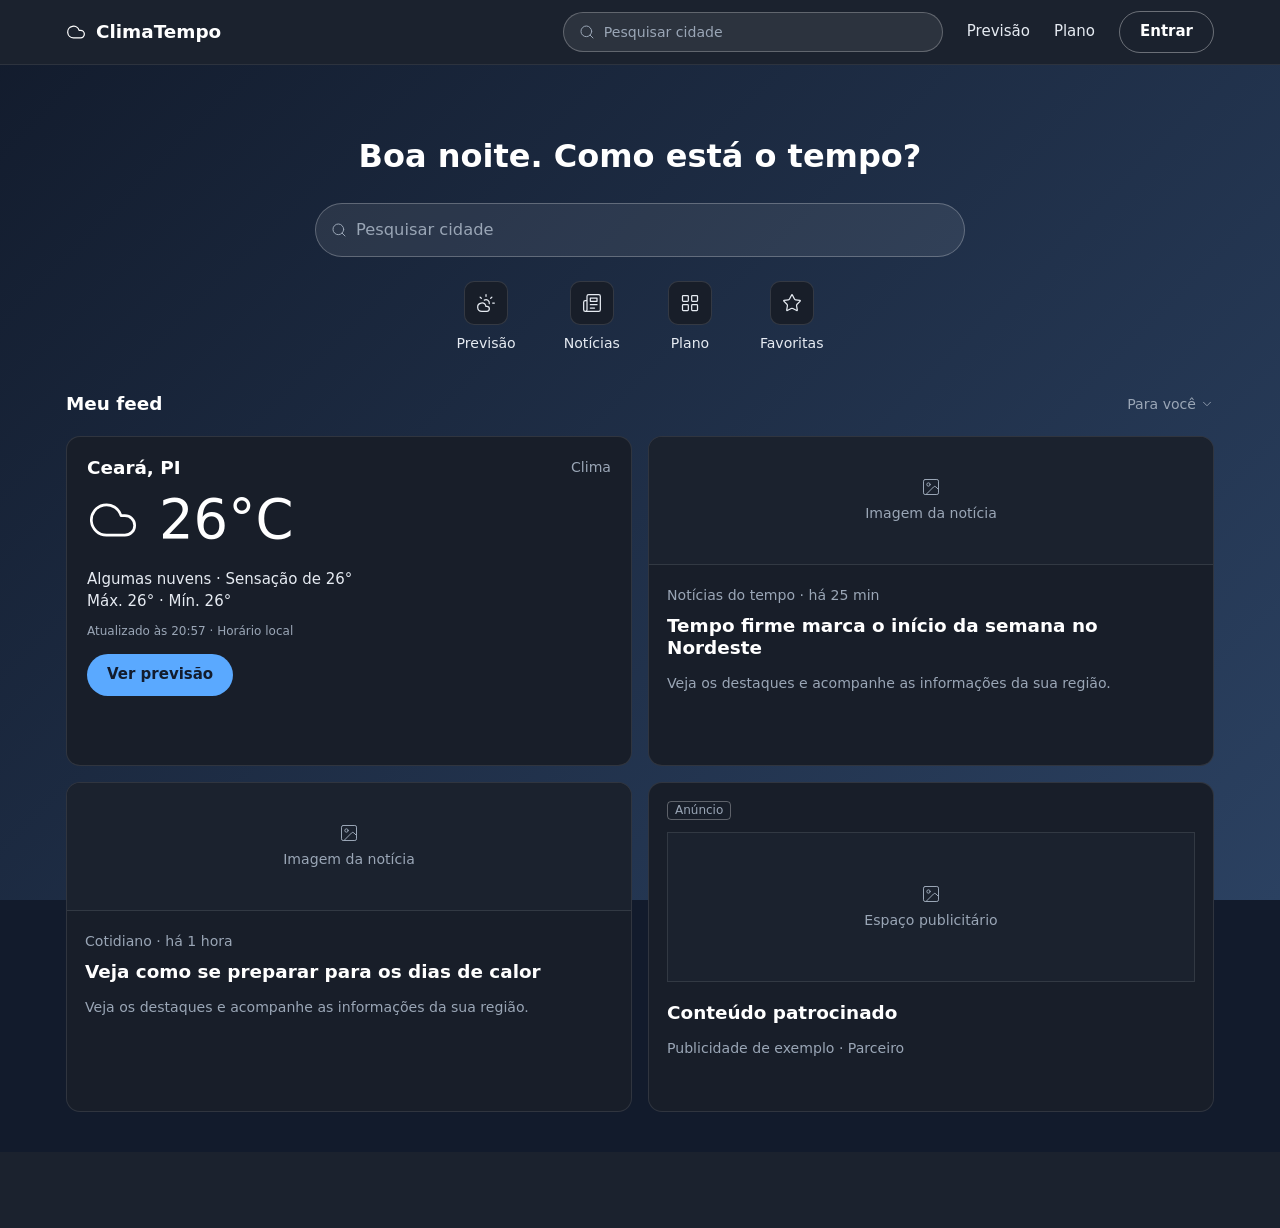
<file: docs/index.html>
<!DOCTYPE html>
<html lang="pt-BR">

<head>
    <meta charset="UTF-8">
    <meta name="viewport" content="width=device-width, initial-scale=1.0">
    <title>Clima Tempo</title>
    <link rel="stylesheet" href="assets/css/style.css">
    <link rel="stylesheet" href="assets/css/index.css">
</head>

<body>

    <header class="cabecalho">
        <div class="container cabecalho-conteudo">
            <a href="index.html" class="marca">
                <i data-lucide="cloud" class="icone" aria-hidden="true"></i>
                <span class="texto-marca">ClimaTempo</span>
            </a>

            <form class="busca busca-pequena" role="search">
                <i data-lucide="search" class="icone-busca" aria-hidden="true"></i>
                <input type="search" placeholder="Pesquisar cidade" aria-label="Pesquisar cidade">
            </form>

            <nav class="menu">
                <a href="pages/preview.html">Previsão</a>
                <a href="pages/planos.html">Plano</a>
                <a href="pages/login.html" class="botao-contorno">Entrar</a>
            </nav>
        </div>
    </header>

    <main class="container">

        <section class="hero">
            <h1 class="hero-titulo">Boa noite. Como está o tempo?</h1>

            <form class="busca busca-grande" role="search">
                <i data-lucide="search" class="icone-busca" aria-hidden="true"></i>
                <input type="search" placeholder="Pesquisar cidade" aria-label="Pesquisar cidade">
            </form>

            <ul class="atalhos">
                <li>
                    <a href="pages/principal.html" class="atalho">
                        <span class="atalho-icone">
                            <i data-lucide="cloud-sun" aria-hidden="true"></i>
                        </span>
                        Previsão
                    </a>
                </li>
                <li>
                    <a href="#" class="atalho">
                        <span class="atalho-icone">
                            <i data-lucide="newspaper" aria-hidden="true"></i>
                        </span>
                        Notícias
                    </a>
                </li>
                <li>
                    <a href="pages/planos.html" class="atalho">
                        <span class="atalho-icone">
                            <i data-lucide="layout-grid" aria-hidden="true"></i>
                        </span>
                        Plano
                    </a>
                </li>
                <li>
                    <a href="#" class="atalho">
                        <span class="atalho-icone">
                            <i data-lucide="star" aria-hidden="true"></i>
                        </span>
                        Favoritas
                    </a>
                </li>
            </ul>
        </section>

        <section class="feed">
            <div class="feed-cabecalho">
                <h2 class="texto-titulo-secao">Meu feed</h2>
                <button type="button" class="filtro texto-auxiliar">Para você <i data-lucide="chevron-down" class="icone-filtro" aria-hidden="true"></i></button>
            </div>

            <div class="feed-grade">

                <article class="card card-clima">
                    <div class="card-clima-topo">
                        <h3 class="card-clima-cidade">Ceará, PI</h3>
                        <span class="texto-auxiliar">Clima</span>
                    </div>

                    <div class="card-clima-temperatura">
                        <i data-lucide="cloud" class="icone-clima" aria-hidden="true"></i>
                        <span class="texto-temperatura">26°C</span>
                    </div>

                    <p class="texto-corpo">Algumas nuvens · Sensação de 26°</p>
                    <p class="texto-corpo">Máx. 26° · Mín. 26°</p>
                    <p class="texto-auxiliar-sm card-clima-atualizado">Atualizado às 20:57 · Horário local</p>

                    <a href="pages/principal.html" class="botao-primario">Ver previsão</a>
                </article>

                <article class="card card-noticia">
                    <div class="imagem-placeholder">
                        <i data-lucide="image" aria-hidden="true"></i>
                        <span class="texto-auxiliar">Imagem da notícia</span>
                    </div>
                    <div class="card-noticia-conteudo">
                        <p class="texto-auxiliar">Notícias do tempo · há 25 min</p>
                        <h3 class="card-titulo">Tempo firme marca o início da semana no Nordeste</h3>
                        <p class="texto-auxiliar">Veja os destaques e acompanhe as informações da sua região.</p>
                    </div>
                </article>

                <article class="card card-noticia">
                    <div class="imagem-placeholder">
                        <i data-lucide="image" aria-hidden="true"></i>
                        <span class="texto-auxiliar">Imagem da notícia</span>
                    </div>
                    <div class="card-noticia-conteudo">
                        <p class="texto-auxiliar">Cotidiano · há 1 hora</p>
                        <h3 class="card-titulo">Veja como se preparar para os dias de calor</h3>
                        <p class="texto-auxiliar">Veja os destaques e acompanhe as informações da sua região.</p>
                    </div>
                </article>

                <article class="card card-anuncio">
                    <span class="etiqueta">Anúncio</span>
                    <div class="imagem-placeholder imagem-anuncio">
                        <i data-lucide="image" aria-hidden="true"></i>
                        <span class="texto-auxiliar">Espaço publicitário</span>
                    </div>
                    <h3 class="card-titulo">Conteúdo patrocinado</h3>
                    <p class="texto-auxiliar">Publicidade de exemplo · Parceiro</p>
                </article>

            </div>
        </section>
    </main>

    <footer class="rodape"></footer>

    <script src="assets/js/lucide.min.js"></script>
    <script src="assets/js/main.js"></script>
</body>

</html>
</file>
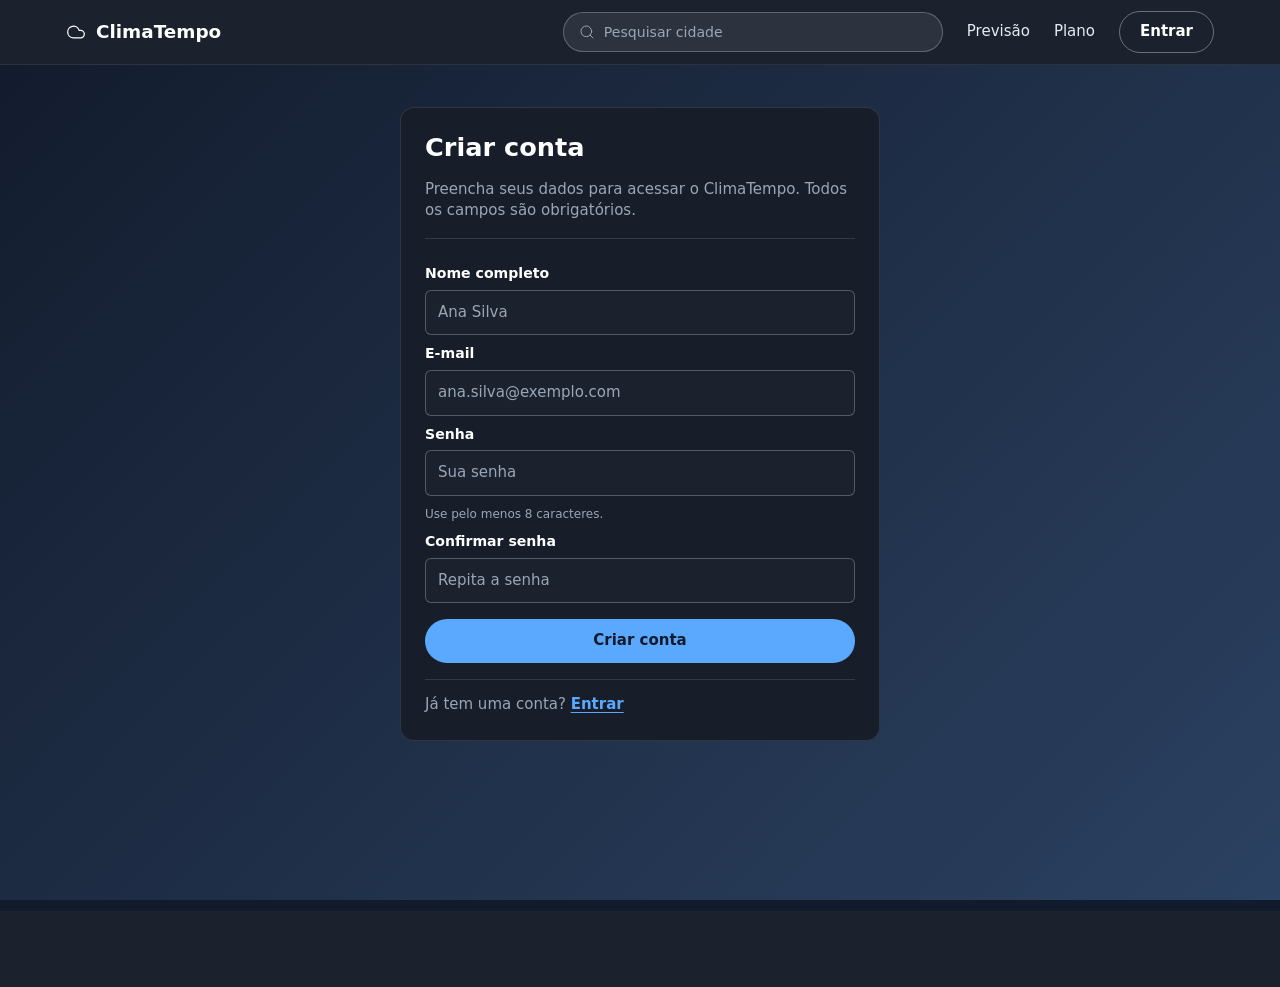
<file: docs/pages/cadastro.html>
<!DOCTYPE html>
<html lang="pt-BR">

<head>
    <meta charset="UTF-8">
    <meta name="viewport" content="width=device-width, initial-scale=1.0">
    <title>Criar conta - Clima Tempo</title>
    <link rel="stylesheet" href="../assets/css/style.css">
    <link rel="stylesheet" href="../assets/css/login.css">
    <link rel="stylesheet" href="../assets/css/cadastro.css">
</head>

<body>

    <header class="cabecalho">
        <div class="container cabecalho-conteudo">
            <a href="../index.html" class="marca">
                <i data-lucide="cloud" class="icone" aria-hidden="true"></i>
                <span class="texto-marca">ClimaTempo</span>
            </a>

            <form class="busca busca-pequena" role="search">
                <i data-lucide="search" class="icone-busca" aria-hidden="true"></i>
                <input type="search" placeholder="Pesquisar cidade" aria-label="Pesquisar cidade">
            </form>

            <nav class="menu">
                <a href="preview.html">Previsão</a>
                <a href="planos.html">Plano</a>
                <a href="login.html" class="botao-contorno">Entrar</a>
            </nav>
        </div>
    </header>

    <main class="container login">

        <section class="login-caixa">
            <h1>Criar conta</h1>
            <p class="texto-auxiliar login-subtitulo">Preencha seus dados para acessar o ClimaTempo. Todos os campos são obrigatórios.</p>

            <form class="login-form" id="cadastro-form" novalidate>
                <label for="nome">Nome completo</label>
                <input type="text" id="nome" name="nome" placeholder="Ana Silva" autocomplete="name" aria-describedby="erro-nome">
                <p class="campo-mensagem" id="erro-nome" hidden></p>

                <label for="email">E-mail</label>
                <input type="email" id="email" name="email" placeholder="ana.silva@exemplo.com" autocomplete="email" aria-describedby="erro-email">
                <p class="campo-mensagem" id="erro-email" hidden></p>

                <label for="senha">Senha</label>
                <input type="password" id="senha" name="senha" placeholder="Sua senha" autocomplete="new-password" aria-describedby="dica-senha erro-senha">
                <p class="campo-dica" id="dica-senha">Use pelo menos 8 caracteres.</p>
                <p class="campo-mensagem" id="erro-senha" hidden></p>

                <label for="confirmar-senha">Confirmar senha</label>
                <input type="password" id="confirmar-senha" name="confirmar-senha" placeholder="Repita a senha" autocomplete="new-password" aria-describedby="erro-confirmar-senha">
                <p class="campo-mensagem" id="erro-confirmar-senha" hidden></p>

                <button type="submit" class="botao-primario">Criar conta</button>
                <p class="texto-auxiliar-sm cadastro-resumo" id="cadastro-resumo" role="alert" hidden>Revise os campos indicados antes de continuar.</p>
            </form>

            <p class="texto-auxiliar login-rodape">Já tem uma conta? <a href="login.html">Entrar</a></p>
        </section>

    </main>

    <footer class="rodape"></footer>

    <script src="../assets/js/lucide.min.js"></script>
    <script src="../assets/js/main.js"></script>
    <script src="../assets/js/cadastro.js"></script>
</body>

</html>
</file>
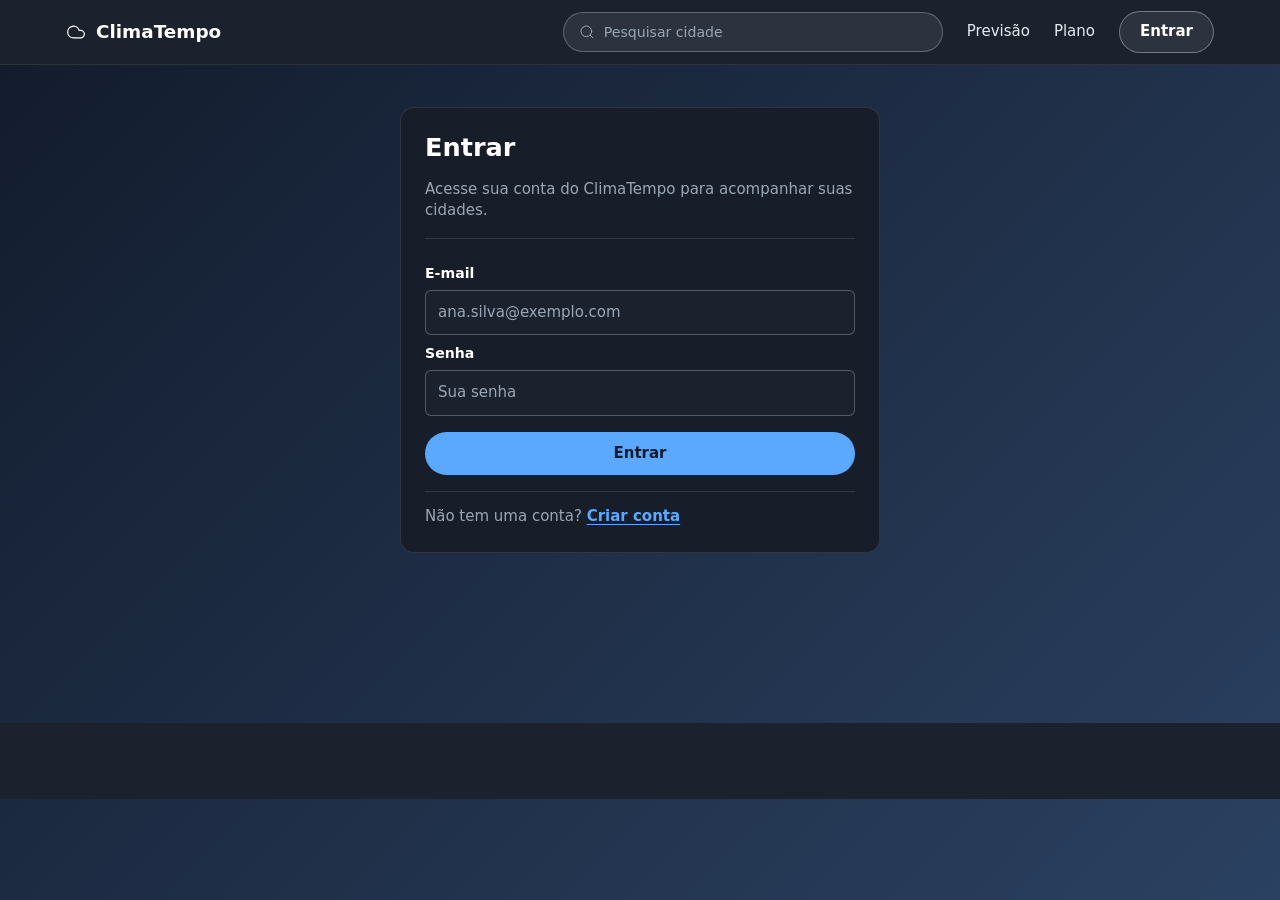
<file: docs/pages/login.html>
<!DOCTYPE html>
<html lang="pt-BR">

<head>
    <meta charset="UTF-8">
    <meta name="viewport" content="width=device-width, initial-scale=1.0">
    <title>Entrar - Clima Tempo</title>
    <link rel="stylesheet" href="../assets/css/style.css">
    <link rel="stylesheet" href="../assets/css/login.css">
</head>

<body>

    <header class="cabecalho">
        <div class="container cabecalho-conteudo">
            <a href="../index.html" class="marca">
                <i data-lucide="cloud" class="icone" aria-hidden="true"></i>
                <span class="texto-marca">ClimaTempo</span>
            </a>

            <form class="busca busca-pequena" role="search">
                <i data-lucide="search" class="icone-busca" aria-hidden="true"></i>
                <input type="search" placeholder="Pesquisar cidade" aria-label="Pesquisar cidade">
            </form>

            <nav class="menu">
                <a href="preview.html">Previsão</a>
                <a href="planos.html">Plano</a>
                <a href="login.html" class="botao-contorno ativo" aria-current="page">Entrar</a>
            </nav>
        </div>
    </header>

    <main class="container login">

        <section class="login-caixa">
            <h1>Entrar</h1>
            <p class="texto-auxiliar login-subtitulo">Acesse sua conta do ClimaTempo para acompanhar suas cidades.</p>

            <div class="login-erro" id="login-erro" role="alert" hidden>
                <strong id="login-erro-titulo">Não foi possível entrar</strong>
                <p id="login-erro-texto">E-mail ou senha incorretos. Verifique seus dados e tente novamente.</p>
            </div>

            <form class="login-form" id="login-form" novalidate>
                <label for="email">E-mail</label>
                <input type="email" id="email" name="email" placeholder="ana.silva@exemplo.com" autocomplete="email">

                <label for="senha">Senha</label>
                <input type="password" id="senha" name="senha" placeholder="Sua senha" autocomplete="current-password">

                <button type="submit" class="botao-primario">Entrar</button>
            </form>

            <p class="texto-auxiliar login-rodape">Não tem uma conta? <a href="cadastro.html">Criar conta</a></p>
        </section>

    </main>

    <footer class="rodape"></footer>

    <script src="../assets/js/lucide.min.js"></script>
    <script src="../assets/js/main.js"></script>
    <script src="../assets/js/login.js"></script>
</body>

</html>
</file>
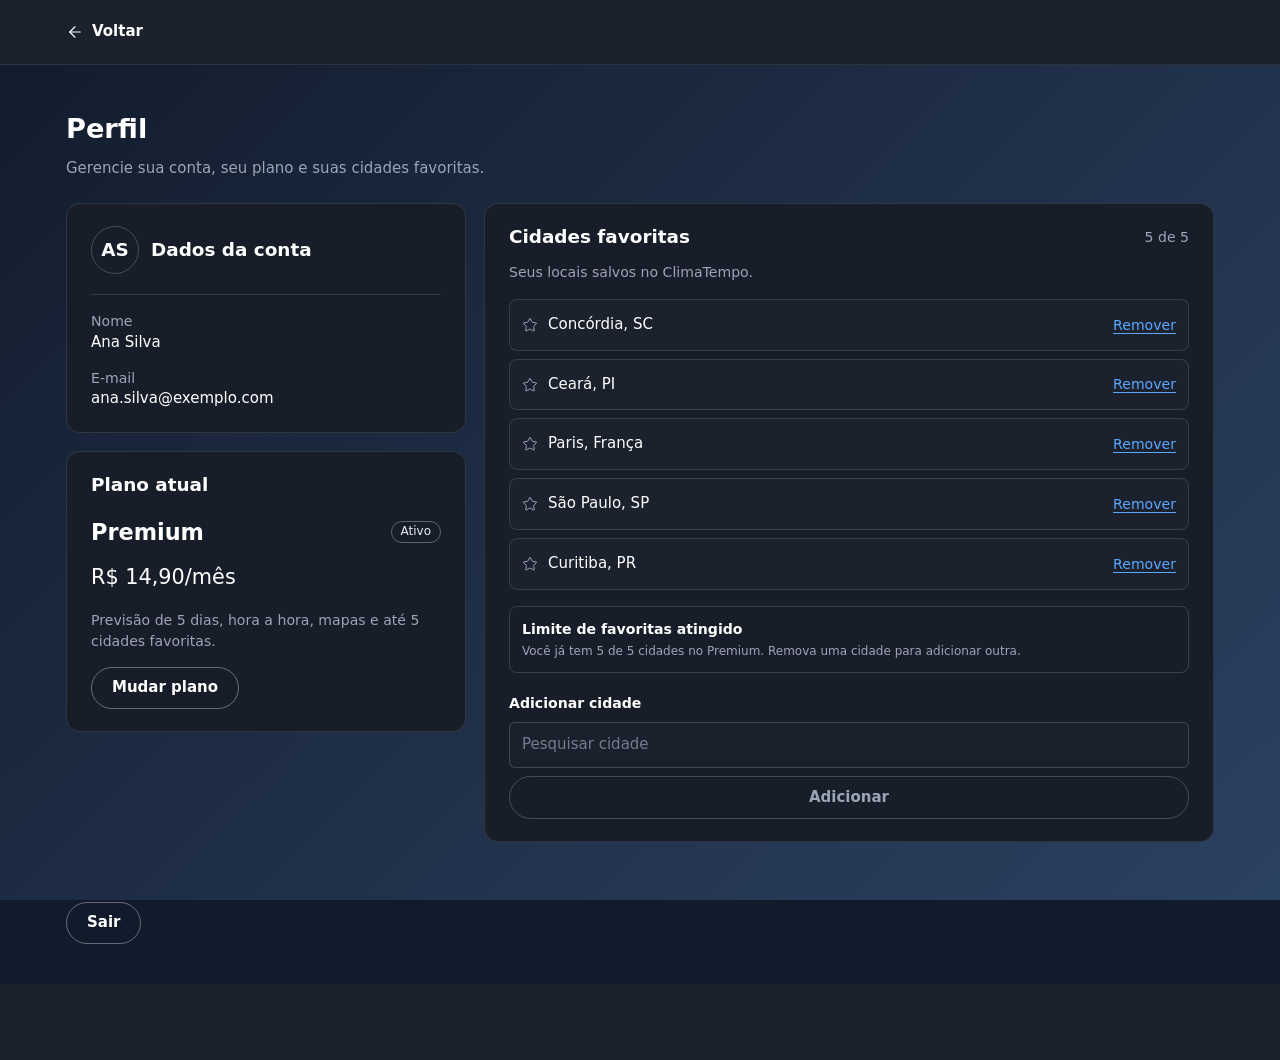
<file: docs/pages/perfil.html>
<!DOCTYPE html>
<html lang="pt-BR">

<head>
    <meta charset="UTF-8">
    <meta name="viewport" content="width=device-width, initial-scale=1.0">
    <title>Perfil - Clima Tempo</title>
    <link rel="stylesheet" href="../assets/css/style.css">
    <link rel="stylesheet" href="../assets/css/perfil.css">
</head>

<body>

    <header class="cabecalho">
        <div class="container cabecalho-conteudo">
            <a href="principal.html" class="botao-voltar">
                <i data-lucide="arrow-left" aria-hidden="true"></i>
                Voltar
            </a>
        </div>
    </header>

    <main class="container perfil">

        <h1>Perfil</h1>
        <p class="texto-auxiliar perfil-subtitulo">Gerencie sua conta, seu plano e suas cidades favoritas.</p>

        <div class="perfil-grade">

            <div class="perfil-coluna">
                <section class="cartao">
                    <div class="conta-topo">
                        <span class="avatar">AS</span>
                        <h2 class="cartao-titulo">Dados da conta</h2>
                    </div>

                    <dl class="conta-dados">
                        <div>
                            <dt class="texto-auxiliar">Nome</dt>
                            <dd>Ana Silva</dd>
                        </div>
                        <div>
                            <dt class="texto-auxiliar">E-mail</dt>
                            <dd>ana.silva@exemplo.com</dd>
                        </div>
                    </dl>
                </section>

                <section class="cartao">
                    <h2 class="cartao-titulo">Plano atual</h2>

                    <div class="plano-topo">
                        <strong class="plano-nome">Premium</strong>
                        <span class="selo">Ativo</span>
                    </div>
                    <p class="plano-preco">R$ 14,90/mês</p>
                    <p class="texto-auxiliar">Previsão de 5 dias, hora a hora, mapas e até 5 cidades favoritas.</p>

                    <a href="planos.html" class="botao-contorno plano-botao">Mudar plano</a>
                </section>
            </div>

            <section class="cartao">
                <div class="favoritas-topo">
                    <h2 class="cartao-titulo">Cidades favoritas</h2>
                    <span class="texto-auxiliar">5 de 5</span>
                </div>
                <p class="texto-auxiliar favoritas-subtitulo">Seus locais salvos no ClimaTempo.</p>

                <ul class="favoritas">
                    <li class="favorita">
                        <i data-lucide="star" aria-hidden="true"></i>
                        <span>Concórdia, SC</span>
                        <button type="button" class="link-remover">Remover</button>
                    </li>
                    <li class="favorita">
                        <i data-lucide="star" aria-hidden="true"></i>
                        <span>Ceará, PI</span>
                        <button type="button" class="link-remover">Remover</button>
                    </li>
                    <li class="favorita">
                        <i data-lucide="star" aria-hidden="true"></i>
                        <span>Paris, França</span>
                        <button type="button" class="link-remover">Remover</button>
                    </li>
                    <li class="favorita">
                        <i data-lucide="star" aria-hidden="true"></i>
                        <span>São Paulo, SP</span>
                        <button type="button" class="link-remover">Remover</button>
                    </li>
                    <li class="favorita">
                        <i data-lucide="star" aria-hidden="true"></i>
                        <span>Curitiba, PR</span>
                        <button type="button" class="link-remover">Remover</button>
                    </li>
                </ul>

                <div class="aviso-limite">
                    <strong>Limite de favoritas atingido</strong>
                    <p class="texto-auxiliar-sm">Você já tem 5 de 5 cidades no Premium. Remova uma cidade para adicionar outra.</p>
                </div>

                <form class="adicionar">
                    <label for="nova-cidade">Adicionar cidade</label>
                    <input type="search" id="nova-cidade" placeholder="Pesquisar cidade" disabled>
                    <button type="submit" class="botao-desativado" disabled>Adicionar</button>
                </form>
            </section>

        </div>

        <a href="../index.html" class="botao-contorno botao-sair">Sair</a>

    </main>

    <footer class="rodape"></footer>

    <script src="../assets/js/lucide.min.js"></script>
    <script src="../assets/js/main.js"></script>
</body>

</html>
</file>
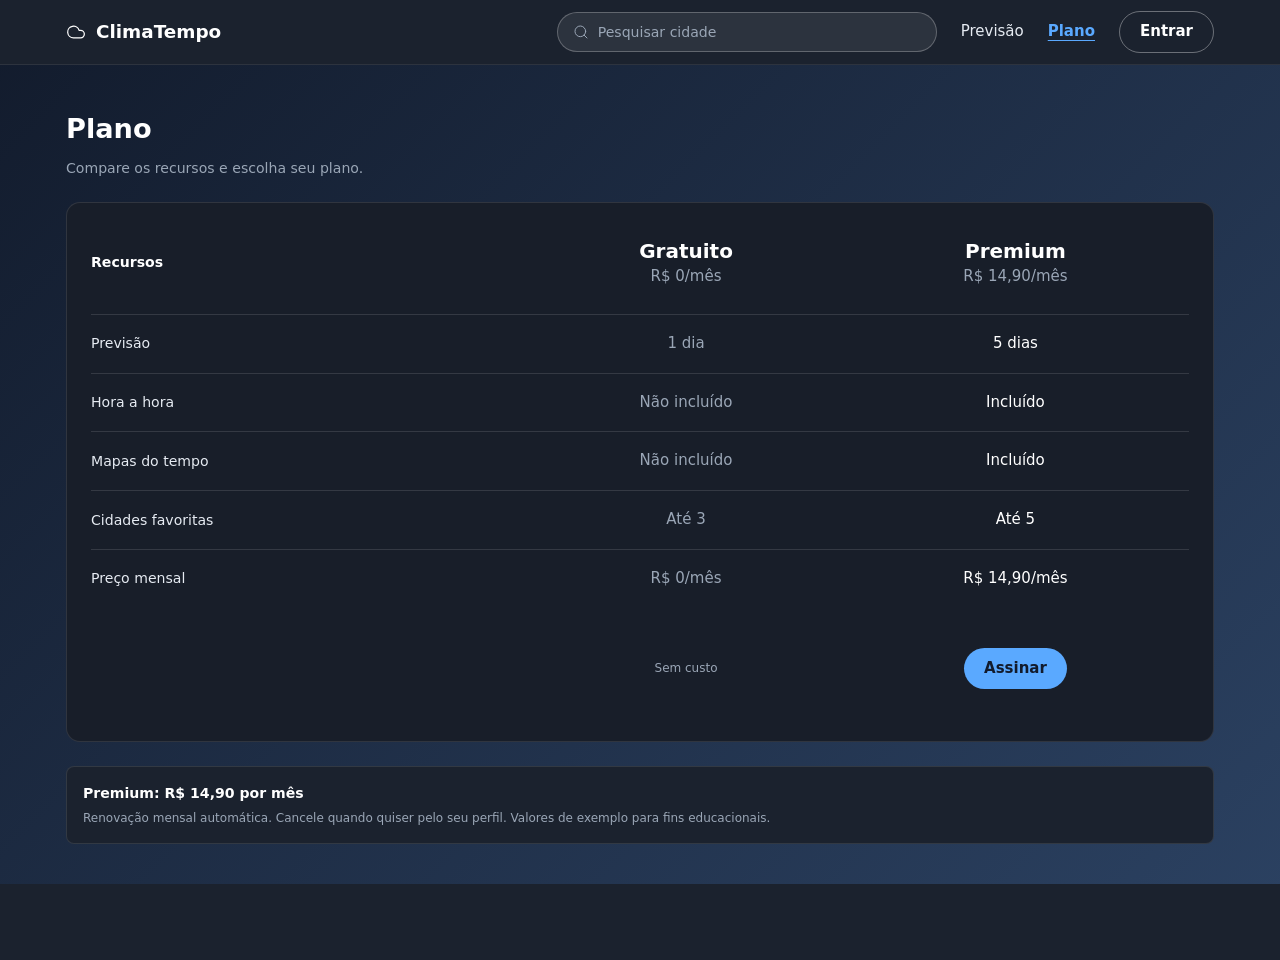
<file: docs/pages/planos.html>
<!DOCTYPE html>
<html lang="pt-BR">

<head>
    <meta charset="UTF-8">
    <meta name="viewport" content="width=device-width, initial-scale=1.0">
    <title>Planos - Clima Tempo</title>
    <link rel="stylesheet" href="../assets/css/style.css">
    <link rel="stylesheet" href="../assets/css/planos.css">
</head>

<body>

    <header class="cabecalho">
        <div class="container cabecalho-conteudo">
            <a href="../index.html" class="marca">
                <i data-lucide="cloud" class="icone" aria-hidden="true"></i>
                <span class="texto-marca">ClimaTempo</span>
            </a>

            <form class="busca busca-pequena" role="search">
                <i data-lucide="search" class="icone-busca" aria-hidden="true"></i>
                <input type="search" placeholder="Pesquisar cidade" aria-label="Pesquisar cidade">
            </form>

            <nav class="menu">
                <a href="preview.html">Previsão</a>
                <a href="planos.html" class="ativo" aria-current="page">Plano</a>
                <a href="login.html" class="botao-contorno">Entrar</a>
            </nav>
        </div>
    </header>

    <main class="container planos">

        <h1>Plano</h1>
        <p class="texto-auxiliar planos-subtitulo">Compare os recursos e escolha seu plano.</p>

        <section class="painel-planos">
            <table class="tabela-planos">
                <thead>
                    <tr>
                        <th scope="col">Recursos</th>
                        <th scope="col">
                            <span class="plano-nome">Gratuito</span>
                            <span class="plano-preco">R$ 0/mês</span>
                        </th>
                        <th scope="col">
                            <span class="plano-nome">Premium</span>
                            <span class="plano-preco">R$ 14,90/mês</span>
                        </th>
                    </tr>
                </thead>

                <tbody>
                    <tr>
                        <th scope="row">Previsão</th>
                        <td>1 dia</td>
                        <td>5 dias</td>
                    </tr>
                    <tr>
                        <th scope="row">Hora a hora</th>
                        <td>Não incluído</td>
                        <td>Incluído</td>
                    </tr>
                    <tr>
                        <th scope="row">Mapas do tempo</th>
                        <td>Não incluído</td>
                        <td>Incluído</td>
                    </tr>
                    <tr>
                        <th scope="row">Cidades favoritas</th>
                        <td>Até 3</td>
                        <td>Até 5</td>
                    </tr>
                    <tr>
                        <th scope="row">Preço mensal</th>
                        <td>R$ 0/mês</td>
                        <td>R$ 14,90/mês</td>
                    </tr>
                </tbody>

                <tfoot>
                    <tr>
                        <td></td>
                        <td class="texto-auxiliar-sm">Sem custo</td>
                        <td><button type="button" class="botao-primario" id="abrir-modal">Assinar</button></td>
                    </tr>
                </tfoot>
            </table>
        </section>

        <aside class="aviso-planos">
            <strong>Premium: R$ 14,90 por mês</strong>
            <p class="texto-auxiliar-sm">Renovação mensal automática. Cancele quando quiser pelo seu perfil. Valores de exemplo para fins educacionais.</p>
        </aside>

    </main>

    <div id="modal-assinatura" class="modal" role="dialog" aria-modal="true" aria-labelledby="modal-titulo">
        <div class="modal-fundo" data-fechar-modal></div>

        <div class="modal-caixa">
            <div class="modal-topo">
                <h2 id="modal-titulo" class="modal-titulo">Confirmar assinatura</h2>
                <button type="button" class="modal-fechar" aria-label="Fechar" data-fechar-modal>
                    <i data-lucide="x" aria-hidden="true"></i>
                </button>
            </div>

            <p class="texto-auxiliar modal-texto">Confira os detalhes antes de assinar o plano Premium do ClimaTempo.</p>

            <div class="modal-resumo">
                <div class="modal-resumo-topo">
                    <strong>Premium</strong>
                    <strong>R$ 14,90/mês</strong>
                </div>
                <ul>
                    <li>Previsão para 5 dias</li>
                    <li>Previsão hora a hora e mapas</li>
                    <li>Até 5 cidades favoritas</li>
                </ul>
            </div>

            <p class="texto-auxiliar-sm">Cobrança de R$ 14,90 por mês, com renovação automática. Você pode cancelar pelo Perfil. Assinatura de exemplo para fins educacionais.</p>

            <a href="principal.html" class="botao-primario modal-botao">Confirmar assinatura</a>
            <button type="button" class="botao-contorno modal-botao" data-fechar-modal>Cancelar</button>
        </div>
    </div>

    <footer class="rodape"></footer>

    <script src="../assets/js/lucide.min.js"></script>
    <script src="../assets/js/main.js"></script>
    <script src="../assets/js/planos.js"></script>
</body>

</html>
</file>
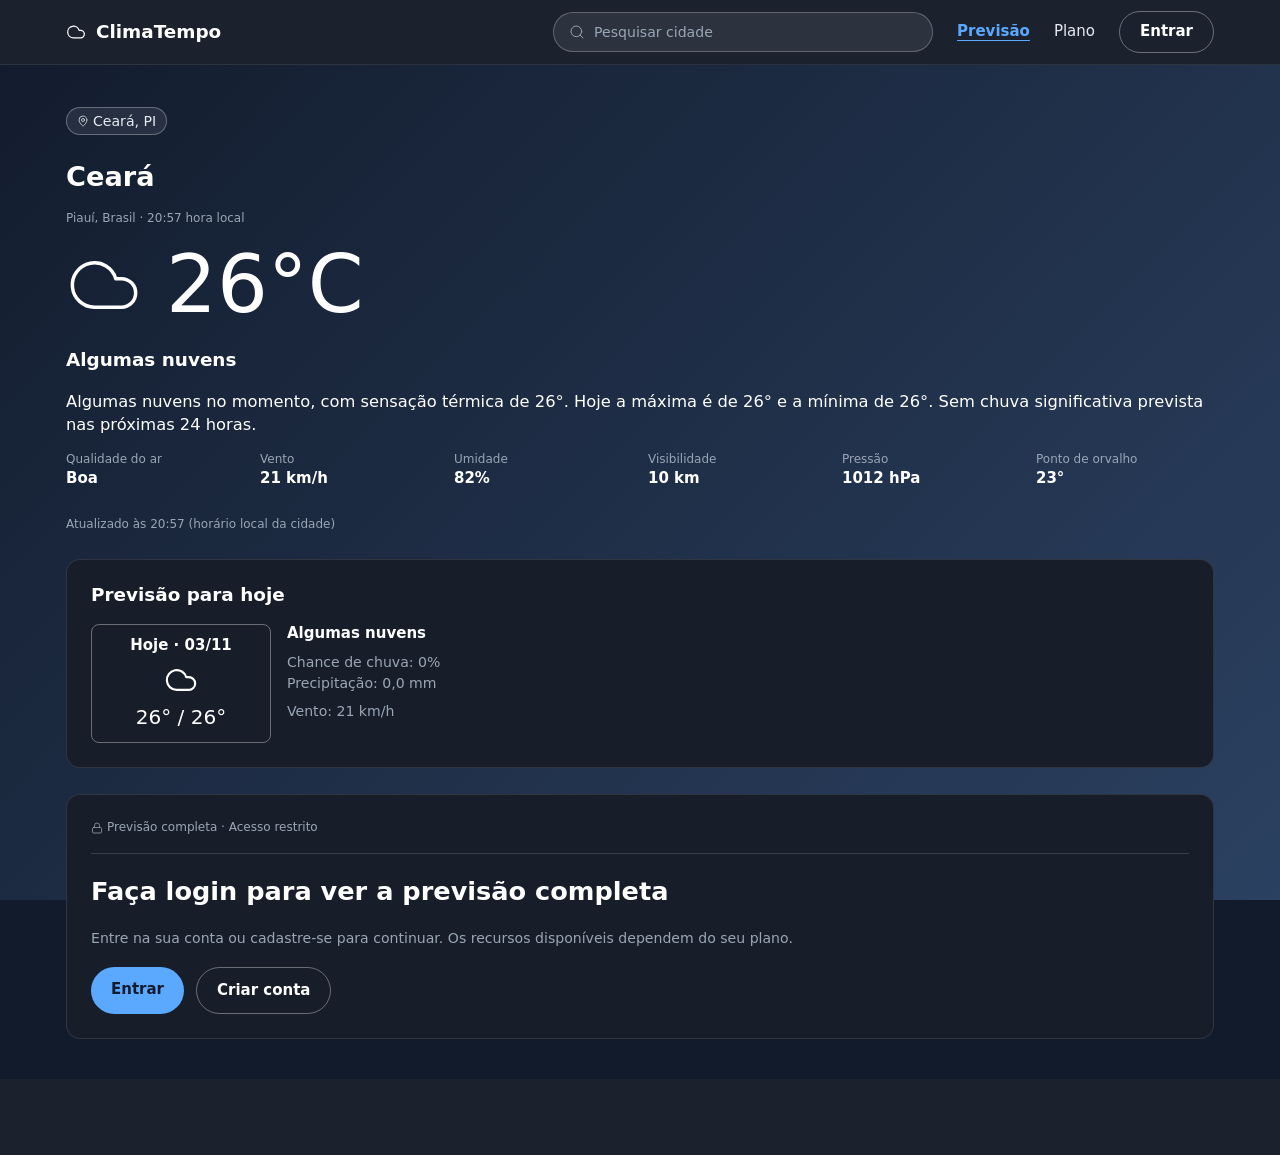
<file: docs/pages/preview.html>
<!DOCTYPE html>
<html lang="pt-BR">

<head>
    <meta charset="UTF-8">
    <meta name="viewport" content="width=device-width, initial-scale=1.0">
    <title>Previsão - Clima Tempo</title>
    <link rel="stylesheet" href="../assets/css/style.css">
    <link rel="stylesheet" href="../assets/css/preview.css">
</head>

<body>

    <header class="cabecalho">
        <div class="container cabecalho-conteudo">
            <a href="../index.html" class="marca">
                <i data-lucide="cloud" class="icone" aria-hidden="true"></i>
                <span class="texto-marca">ClimaTempo</span>
            </a>

            <form class="busca busca-pequena" role="search">
                <i data-lucide="search" class="icone-busca" aria-hidden="true"></i>
                <input type="search" placeholder="Pesquisar cidade" aria-label="Pesquisar cidade">
            </form>

            <nav class="menu">
                <a href="preview.html" class="ativo" aria-current="page">Previsão</a>
                <a href="planos.html">Plano</a>
                <a href="login.html" class="botao-contorno">Entrar</a>
            </nav>
        </div>
    </header>

    <main class="container previsao">

        <section class="clima-atual">
            <span class="local">
                <i data-lucide="map-pin" aria-hidden="true"></i>
                Ceará, PI
            </span>

            <h1 class="clima-cidade">Ceará</h1>
            <p class="texto-auxiliar-sm">Piauí, Brasil · 20:57 hora local</p>

            <div class="clima-temperatura">
                <i data-lucide="cloud" class="icone-clima-grande" aria-hidden="true"></i>
                <span class="texto-temperatura">26°C</span>
            </div>

            <h2 class="clima-condicao">Algumas nuvens</h2>
            <p class="texto-descricao">Algumas nuvens no momento, com sensação térmica de 26°. Hoje a máxima é de 26° e a mínima de 26°. Sem chuva significativa prevista nas próximas 24 horas.</p>

            <dl class="metricas">
                <div>
                    <dt class="texto-auxiliar-sm">Qualidade do ar</dt>
                    <dd>Boa</dd>
                </div>
                <div>
                    <dt class="texto-auxiliar-sm">Vento</dt>
                    <dd>21 km/h</dd>
                </div>
                <div>
                    <dt class="texto-auxiliar-sm">Umidade</dt>
                    <dd>82%</dd>
                </div>
                <div>
                    <dt class="texto-auxiliar-sm">Visibilidade</dt>
                    <dd>10 km</dd>
                </div>
                <div>
                    <dt class="texto-auxiliar-sm">Pressão</dt>
                    <dd>1012 hPa</dd>
                </div>
                <div>
                    <dt class="texto-auxiliar-sm">Ponto de orvalho</dt>
                    <dd>23°</dd>
                </div>
            </dl>

            <p class="texto-auxiliar-sm">Atualizado às 20:57 (horário local da cidade)</p>
        </section>

        <section class="painel">
            <h2 class="texto-titulo-secao">Previsão para hoje</h2>

            <div class="previsao-hoje">
                <div class="dia">
                    <strong>Hoje · 03/11</strong>
                    <i data-lucide="cloud" aria-hidden="true"></i>
                    <span class="dia-temperatura">26° / 26°</span>
                </div>

                <div class="dia-detalhes">
                    <h3>Algumas nuvens</h3>
                    <p class="texto-auxiliar">Chance de chuva: 0%</p>
                    <p class="texto-auxiliar">Precipitação: 0,0 mm</p>
                    <p class="texto-auxiliar dia-vento">Vento: 21 km/h</p>
                </div>
            </div>
        </section>

        <section class="painel painel-restrito">
            <p class="restrito-topo texto-auxiliar-sm">
                <i data-lucide="lock" aria-hidden="true"></i>
                Previsão completa · Acesso restrito
            </p>

            <h2 class="restrito-titulo">Faça login para ver a previsão completa</h2>
            <p class="texto-auxiliar">Entre na sua conta ou cadastre-se para continuar. Os recursos disponíveis dependem do seu plano.</p>

            <div class="restrito-botoes">
                <a href="login.html" class="botao-primario">Entrar</a>
                <a href="cadastro.html" class="botao-contorno">Criar conta</a>
            </div>
        </section>

    </main>

    <footer class="rodape"></footer>

    <script src="../assets/js/lucide.min.js"></script>
    <script src="../assets/js/main.js"></script>
</body>

</html>
</file>
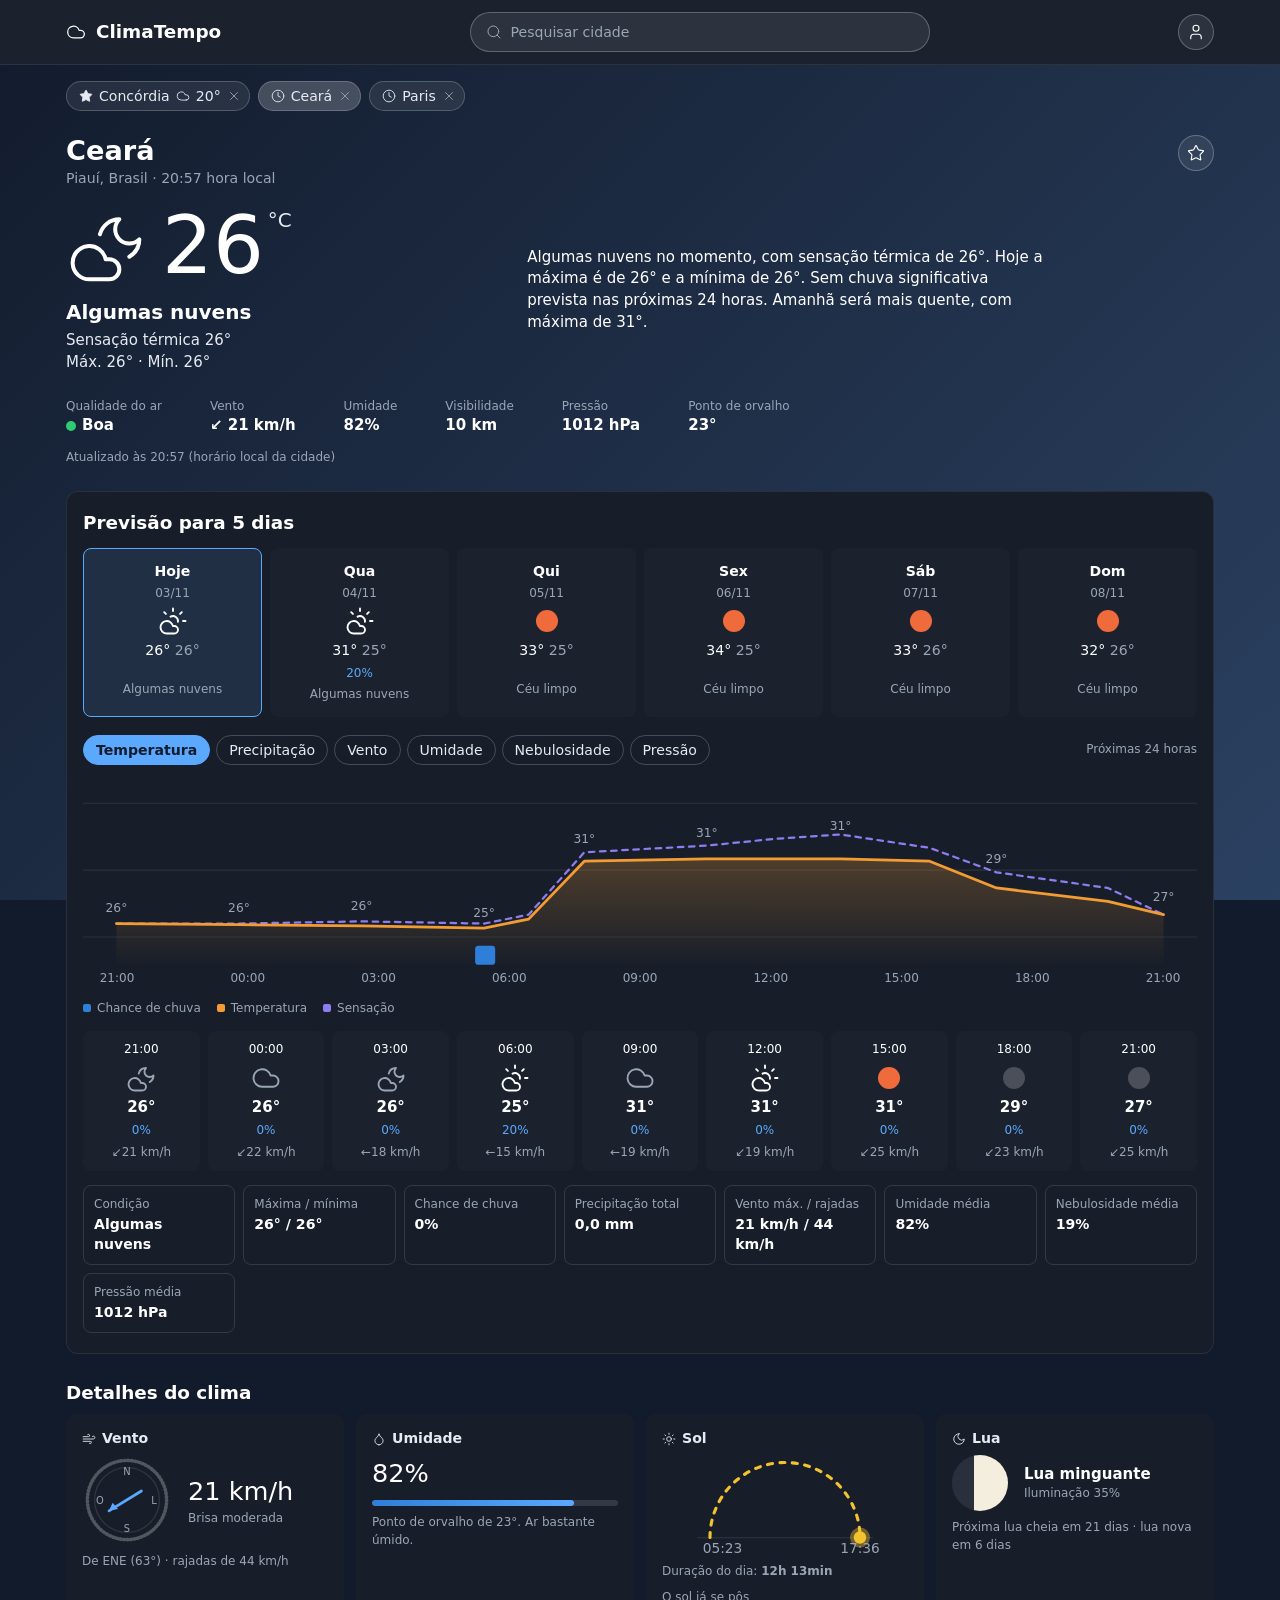
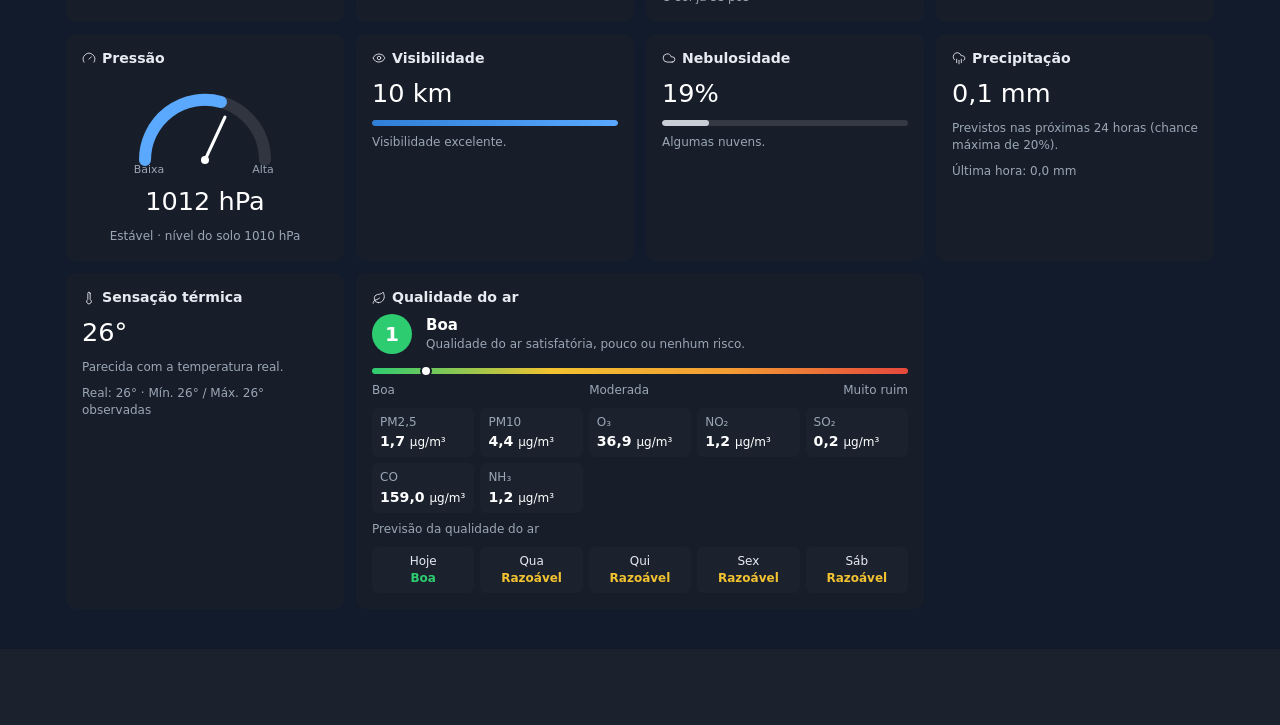
<file: docs/pages/principal.html>
<!DOCTYPE html>
<html lang="pt-BR">

<head>
    <meta charset="UTF-8">
    <meta name="viewport" content="width=device-width, initial-scale=1.0">
    <title>Ceará - Clima Tempo</title>
    <link rel="stylesheet" href="../assets/css/style.css">
    <link rel="stylesheet" href="../assets/css/principal.css">
</head>

<body>

    <header class="cabecalho">
        <div class="container cabecalho-conteudo">
            <a href="../index.html" class="marca">
                <i data-lucide="cloud" class="icone" aria-hidden="true"></i>
                <span class="texto-marca">ClimaTempo</span>
            </a>

            <form class="busca busca-pequena" role="search">
                <i data-lucide="search" class="icone-busca" aria-hidden="true"></i>
                <input type="search" placeholder="Pesquisar cidade" aria-label="Pesquisar cidade">
            </form>

            <a href="perfil.html" class="botao-icone" aria-label="Perfil">
                <i data-lucide="user" aria-hidden="true"></i>
            </a>
        </div>
    </header>

    <main class="container principal">

        <ul class="cidades">
            <li class="cidade-chip">
                <i data-lucide="star" class="chip-favorita" aria-hidden="true"></i>
                Concórdia
                <i data-lucide="cloud" aria-hidden="true"></i>
                20°
                <button type="button" aria-label="Remover Concórdia"><i data-lucide="x" aria-hidden="true"></i></button>
            </li>
            <li class="cidade-chip ativa">
                <i data-lucide="clock" aria-hidden="true"></i>
                Ceará
                <button type="button" aria-label="Remover Ceará"><i data-lucide="x" aria-hidden="true"></i></button>
            </li>
            <li class="cidade-chip">
                <i data-lucide="clock" aria-hidden="true"></i>
                Paris
                <button type="button" aria-label="Remover Paris"><i data-lucide="x" aria-hidden="true"></i></button>
            </li>
        </ul>

        <section class="atual">
            <div class="atual-topo">
                <div>
                    <h1>Ceará</h1>
                    <p class="texto-auxiliar">Piauí, Brasil · 20:57 hora local</p>
                </div>
                <button type="button" class="botao-icone" aria-label="Adicionar aos favoritos">
                    <i data-lucide="star" aria-hidden="true"></i>
                </button>
            </div>

            <div class="atual-corpo">
                <div>
                    <div class="atual-temperatura">
                        <i data-lucide="cloud-moon" class="atual-icone" aria-hidden="true"></i>
                        <span class="texto-temperatura">26</span>
                        <span class="atual-unidade">°C</span>
                    </div>
                    <h2 class="atual-condicao">Algumas nuvens</h2>
                    <p class="texto-corpo">Sensação térmica 26°</p>
                    <p class="texto-corpo">Máx. 26° · Mín. 26°</p>
                </div>

                <p class="atual-descricao">Algumas nuvens no momento, com sensação térmica de 26°. Hoje a máxima é de 26° e a mínima de 26°. Sem chuva significativa prevista nas próximas 24 horas. Amanhã será mais quente, com máxima de 31°.</p>
            </div>

            <dl class="atual-metricas">
                <div>
                    <dt>Qualidade do ar</dt>
                    <dd><span class="ponto-verde"></span>Boa</dd>
                </div>
                <div>
                    <dt>Vento</dt>
                    <dd>↙ 21 km/h</dd>
                </div>
                <div>
                    <dt>Umidade</dt>
                    <dd>82%</dd>
                </div>
                <div>
                    <dt>Visibilidade</dt>
                    <dd>10 km</dd>
                </div>
                <div>
                    <dt>Pressão</dt>
                    <dd>1012 hPa</dd>
                </div>
                <div>
                    <dt>Ponto de orvalho</dt>
                    <dd>23°</dd>
                </div>
            </dl>

            <p class="texto-auxiliar-sm">Atualizado às 20:57 (horário local da cidade)</p>
        </section>

        <section class="painel">
            <h2 class="painel-titulo">Previsão para 5 dias</h2>

            <ul class="dias">
                <li class="dia selecionado">
                    <strong>Hoje</strong>
                    <span class="dia-data">03/11</span>
                    <i data-lucide="cloud-sun" class="icone-nuvem" aria-hidden="true"></i>
                    <span class="dia-temp">26° <span>26°</span></span>
                    <span class="dia-chuva"></span>
                    <span class="dia-condicao">Algumas nuvens</span>
                </li>
                <li class="dia">
                    <strong>Qua</strong>
                    <span class="dia-data">04/11</span>
                    <i data-lucide="cloud-sun" class="icone-nuvem" aria-hidden="true"></i>
                    <span class="dia-temp">31° <span>25°</span></span>
                    <span class="dia-chuva">20%</span>
                    <span class="dia-condicao">Algumas nuvens</span>
                </li>
                <li class="dia">
                    <strong>Qui</strong>
                    <span class="dia-data">05/11</span>
                    <span class="icone-sol"></span>
                    <span class="dia-temp">33° <span>25°</span></span>
                    <span class="dia-chuva"></span>
                    <span class="dia-condicao">Céu limpo</span>
                </li>
                <li class="dia">
                    <strong>Sex</strong>
                    <span class="dia-data">06/11</span>
                    <span class="icone-sol"></span>
                    <span class="dia-temp">34° <span>25°</span></span>
                    <span class="dia-chuva"></span>
                    <span class="dia-condicao">Céu limpo</span>
                </li>
                <li class="dia">
                    <strong>Sáb</strong>
                    <span class="dia-data">07/11</span>
                    <span class="icone-sol"></span>
                    <span class="dia-temp">33° <span>26°</span></span>
                    <span class="dia-chuva"></span>
                    <span class="dia-condicao">Céu limpo</span>
                </li>
                <li class="dia">
                    <strong>Dom</strong>
                    <span class="dia-data">08/11</span>
                    <span class="icone-sol"></span>
                    <span class="dia-temp">32° <span>26°</span></span>
                    <span class="dia-chuva"></span>
                    <span class="dia-condicao">Céu limpo</span>
                </li>
            </ul>

            <div class="abas-linha">
                <div class="abas">
                    <button type="button" class="aba ativa">Temperatura</button>
                    <button type="button" class="aba">Precipitação</button>
                    <button type="button" class="aba">Vento</button>
                    <button type="button" class="aba">Umidade</button>
                    <button type="button" class="aba">Nebulosidade</button>
                    <button type="button" class="aba">Pressão</button>
                </div>
                <span class="texto-auxiliar-sm">Próximas 24 horas</span>
            </div>

            <svg class="grafico" viewBox="0 0 1000 170" aria-label="Gráfico de temperatura das próximas 24 horas">
                <defs>
                    <linearGradient id="area-temperatura" x1="0" y1="0" x2="0" y2="1">
                        <stop offset="0" stop-color="#F39C33" stop-opacity="0.25" />
                        <stop offset="1" stop-color="#F39C33" stop-opacity="0" />
                    </linearGradient>
                </defs>
                <line class="grade" x1="0" y1="20" x2="1000" y2="20" />
                <line class="grade" x1="0" y1="80" x2="1000" y2="80" />
                <line class="grade" x1="0" y1="140" x2="1000" y2="140" />
                <polygon points="30,128 140,129 250,130 360,132 400,124 450,72 560,70 680,70 760,72 820,96 920,108 970,120 970,165 30,165" fill="url(#area-temperatura)" stroke="none" />
                <polyline class="linha-sensacao" points="30,128 140,128 250,126 360,128 400,120 450,64 560,58 620,52 680,48 760,60 820,82 920,96 970,120" />
                <polyline class="linha-temperatura" points="30,128 140,129 250,130 360,132 400,124 450,72 560,70 680,70 760,72 820,96 920,108 970,120" />
                <rect x="352" y="148" width="18" height="17" rx="3" class="barra-chuva" />
                <text x="30" y="118">26°</text>
                <text x="140" y="118">26°</text>
                <text x="250" y="116">26°</text>
                <text x="360" y="122">25°</text>
                <text x="450" y="56">31°</text>
                <text x="560" y="50">31°</text>
                <text x="680" y="44">31°</text>
                <text x="820" y="74">29°</text>
                <text x="970" y="108">27°</text>
            </svg>
            <div class="grafico-horas texto-auxiliar-sm">
                <span>21:00</span><span>00:00</span><span>03:00</span><span>06:00</span><span>09:00</span><span>12:00</span><span>15:00</span><span>18:00</span><span>21:00</span>
            </div>

            <ul class="legenda texto-auxiliar-sm">
                <li><span class="legenda-cor cor-chuva"></span>Chance de chuva</li>
                <li><span class="legenda-cor cor-temp"></span>Temperatura</li>
                <li><span class="legenda-cor cor-sensa"></span>Sensação</li>
            </ul>

            <ul class="horas">
                <li class="hora"><span>21:00</span><i data-lucide="cloud-moon" aria-hidden="true"></i><strong>26°</strong><span class="hora-chuva">0%</span><span>↙21 km/h</span></li>
                <li class="hora"><span>00:00</span><i data-lucide="cloud" aria-hidden="true"></i><strong>26°</strong><span class="hora-chuva">0%</span><span>↙22 km/h</span></li>
                <li class="hora"><span>03:00</span><i data-lucide="cloud-moon" aria-hidden="true"></i><strong>26°</strong><span class="hora-chuva">0%</span><span>←18 km/h</span></li>
                <li class="hora"><span>06:00</span><i data-lucide="cloud-sun" class="icone-nuvem" aria-hidden="true"></i><strong>25°</strong><span class="hora-chuva">20%</span><span>←15 km/h</span></li>
                <li class="hora"><span>09:00</span><i data-lucide="cloud" aria-hidden="true"></i><strong>31°</strong><span class="hora-chuva">0%</span><span>←19 km/h</span></li>
                <li class="hora"><span>12:00</span><i data-lucide="cloud-sun" class="icone-nuvem" aria-hidden="true"></i><strong>31°</strong><span class="hora-chuva">0%</span><span>↙19 km/h</span></li>
                <li class="hora"><span>15:00</span><span class="icone-sol"></span><strong>31°</strong><span class="hora-chuva">0%</span><span>↙25 km/h</span></li>
                <li class="hora"><span>18:00</span><span class="icone-lua"></span><strong>29°</strong><span class="hora-chuva">0%</span><span>↙23 km/h</span></li>
                <li class="hora"><span>21:00</span><span class="icone-lua"></span><strong>27°</strong><span class="hora-chuva">0%</span><span>↙25 km/h</span></li>
            </ul>

            <dl class="resumo-dia">
                <div><dt>Condição</dt><dd>Algumas nuvens</dd></div>
                <div><dt>Máxima / mínima</dt><dd>26° / 26°</dd></div>
                <div><dt>Chance de chuva</dt><dd>0%</dd></div>
                <div><dt>Precipitação total</dt><dd>0,0 mm</dd></div>
                <div><dt>Vento máx. / rajadas</dt><dd>21 km/h / 44 km/h</dd></div>
                <div><dt>Umidade média</dt><dd>82%</dd></div>
                <div><dt>Nebulosidade média</dt><dd>19%</dd></div>
                <div><dt>Pressão média</dt><dd>1012 hPa</dd></div>
            </dl>
        </section>

        <section class="detalhes">
            <h2 class="detalhes-titulo">Detalhes do clima</h2>

            <div class="detalhes-grade">

                <article class="detalhe">
                    <h3 class="detalhe-titulo"><i data-lucide="wind" aria-hidden="true"></i>Vento</h3>
                    <div class="vento">
                        <svg class="grafico bussola" viewBox="0 0 100 100" aria-hidden="true">
                            <circle cx="50" cy="50" r="44" class="bussola-aro" />
                            <circle cx="50" cy="50" r="36" class="bussola-interno" />
                            <text x="50" y="22">N</text>
                            <text x="50" y="86">S</text>
                            <text x="20" y="54">O</text>
                            <text x="80" y="54">L</text>
                            <line x1="66" y1="40" x2="30" y2="62" class="bussola-seta" />
                            <polygon points="30,62 34,53 40,60" class="bussola-ponta" />
                        </svg>
                        <div>
                            <strong class="detalhe-valor">21 km/h</strong>
                            <p class="texto-auxiliar-sm">Brisa moderada</p>
                        </div>
                    </div>
                    <p class="texto-auxiliar-sm">De ENE (63°) · rajadas de 44 km/h</p>
                </article>

                <article class="detalhe">
                    <h3 class="detalhe-titulo"><i data-lucide="droplet" aria-hidden="true"></i>Umidade</h3>
                    <strong class="detalhe-valor">82%</strong>
                    <div class="barra"><span style="width: 82%"></span></div>
                    <p class="texto-auxiliar-sm">Ponto de orvalho de 23°. Ar bastante úmido.</p>
                </article>

                <article class="detalhe">
                    <h3 class="detalhe-titulo"><i data-lucide="sun" aria-hidden="true"></i>Sol</h3>
                    <svg class="grafico sol" viewBox="0 0 160 80" aria-hidden="true">
                        <path d="M20 66 A60 60 0 0 1 140 66" class="sol-arco" />
                        <line x1="10" y1="66" x2="150" y2="66" class="grade" />
                        <circle cx="140" cy="66" r="5" class="sol-ponto" />
                        <text x="30" y="78">05:23</text>
                        <text x="140" y="78">17:36</text>
                    </svg>
                    <p class="texto-auxiliar-sm">Duração do dia: <strong>12h 13min</strong></p>
                    <p class="texto-auxiliar-sm">O sol já se pôs</p>
                </article>

                <article class="detalhe">
                    <h3 class="detalhe-titulo"><i data-lucide="moon" aria-hidden="true"></i>Lua</h3>
                    <div class="lua">
                        <span class="lua-fase"></span>
                        <div>
                            <strong>Lua minguante</strong>
                            <p class="texto-auxiliar-sm">Iluminação 35%</p>
                        </div>
                    </div>
                    <p class="texto-auxiliar-sm">Próxima lua cheia em 21 dias · lua nova em 6 dias</p>
                </article>

                <article class="detalhe">
                    <h3 class="detalhe-titulo"><i data-lucide="gauge" aria-hidden="true"></i>Pressão</h3>
                    <svg class="grafico pressao" viewBox="0 0 160 100" aria-hidden="true">
                        <path d="M20 85 A60 60 0 0 1 140 85" class="pressao-fundo" />
                        <path d="M20 85 A60 60 0 0 1 96 27" class="pressao-valor" />
                        <line x1="80" y1="85" x2="100" y2="42" class="pressao-ponteiro" />
                        <circle cx="80" cy="85" r="4" class="pressao-centro" />
                        <text x="24" y="98">Baixa</text>
                        <text x="138" y="98">Alta</text>
                    </svg>
                    <strong class="detalhe-valor centro">1012 hPa</strong>
                    <p class="texto-auxiliar-sm centro">Estável · nível do solo 1010 hPa</p>
                </article>

                <article class="detalhe">
                    <h3 class="detalhe-titulo"><i data-lucide="eye" aria-hidden="true"></i>Visibilidade</h3>
                    <strong class="detalhe-valor">10 km</strong>
                    <div class="barra"><span style="width: 100%"></span></div>
                    <p class="texto-auxiliar-sm">Visibilidade excelente.</p>
                </article>

                <article class="detalhe">
                    <h3 class="detalhe-titulo"><i data-lucide="cloud" aria-hidden="true"></i>Nebulosidade</h3>
                    <strong class="detalhe-valor">19%</strong>
                    <div class="barra barra-cinza"><span style="width: 19%"></span></div>
                    <p class="texto-auxiliar-sm">Algumas nuvens.</p>
                </article>

                <article class="detalhe">
                    <h3 class="detalhe-titulo"><i data-lucide="cloud-rain" aria-hidden="true"></i>Precipitação</h3>
                    <strong class="detalhe-valor">0,1 mm</strong>
                    <p class="texto-auxiliar-sm">Previstos nas próximas 24 horas (chance máxima de 20%).</p>
                    <p class="texto-auxiliar-sm">Última hora: 0,0 mm</p>
                </article>

                <article class="detalhe">
                    <h3 class="detalhe-titulo"><i data-lucide="thermometer" aria-hidden="true"></i>Sensação térmica</h3>
                    <strong class="detalhe-valor">26°</strong>
                    <p class="texto-auxiliar-sm">Parecida com a temperatura real.</p>
                    <p class="texto-auxiliar-sm">Real: 26° · Mín. 26° / Máx. 26° observadas</p>
                </article>

                <article class="detalhe detalhe-ar">
                    <h3 class="detalhe-titulo"><i data-lucide="leaf" aria-hidden="true"></i>Qualidade do ar</h3>
                    <div class="ar-topo">
                        <span class="ar-indice">1</span>
                        <div>
                            <strong>Boa</strong>
                            <p class="texto-auxiliar-sm">Qualidade do ar satisfatória, pouco ou nenhum risco.</p>
                        </div>
                    </div>

                    <div class="ar-escala"><span class="ar-marcador" style="left: 10%"></span></div>
                    <div class="ar-escala-legenda texto-auxiliar-sm">
                        <span>Boa</span><span>Moderada</span><span>Muito ruim</span>
                    </div>

                    <dl class="poluentes">
                        <div><dt>PM2,5</dt><dd>1,7 <small>µg/m³</small></dd></div>
                        <div><dt>PM10</dt><dd>4,4 <small>µg/m³</small></dd></div>
                        <div><dt>O₃</dt><dd>36,9 <small>µg/m³</small></dd></div>
                        <div><dt>NO₂</dt><dd>1,2 <small>µg/m³</small></dd></div>
                        <div><dt>SO₂</dt><dd>0,2 <small>µg/m³</small></dd></div>
                        <div><dt>CO</dt><dd>159,0 <small>µg/m³</small></dd></div>
                        <div><dt>NH₃</dt><dd>1,2 <small>µg/m³</small></dd></div>
                    </dl>

                    <p class="texto-auxiliar-sm">Previsão da qualidade do ar</p>
                    <ul class="ar-previsao">
                        <li>Hoje<span class="ar-boa">Boa</span></li>
                        <li>Qua<span class="ar-razoavel">Razoável</span></li>
                        <li>Qui<span class="ar-razoavel">Razoável</span></li>
                        <li>Sex<span class="ar-razoavel">Razoável</span></li>
                        <li>Sáb<span class="ar-razoavel">Razoável</span></li>
                    </ul>
                </article>

            </div>
        </section>


    </main>

    <footer class="rodape"></footer>

    <script src="../assets/js/lucide.min.js"></script>
    <script src="../assets/js/main.js"></script>
</body>

</html>
</file>
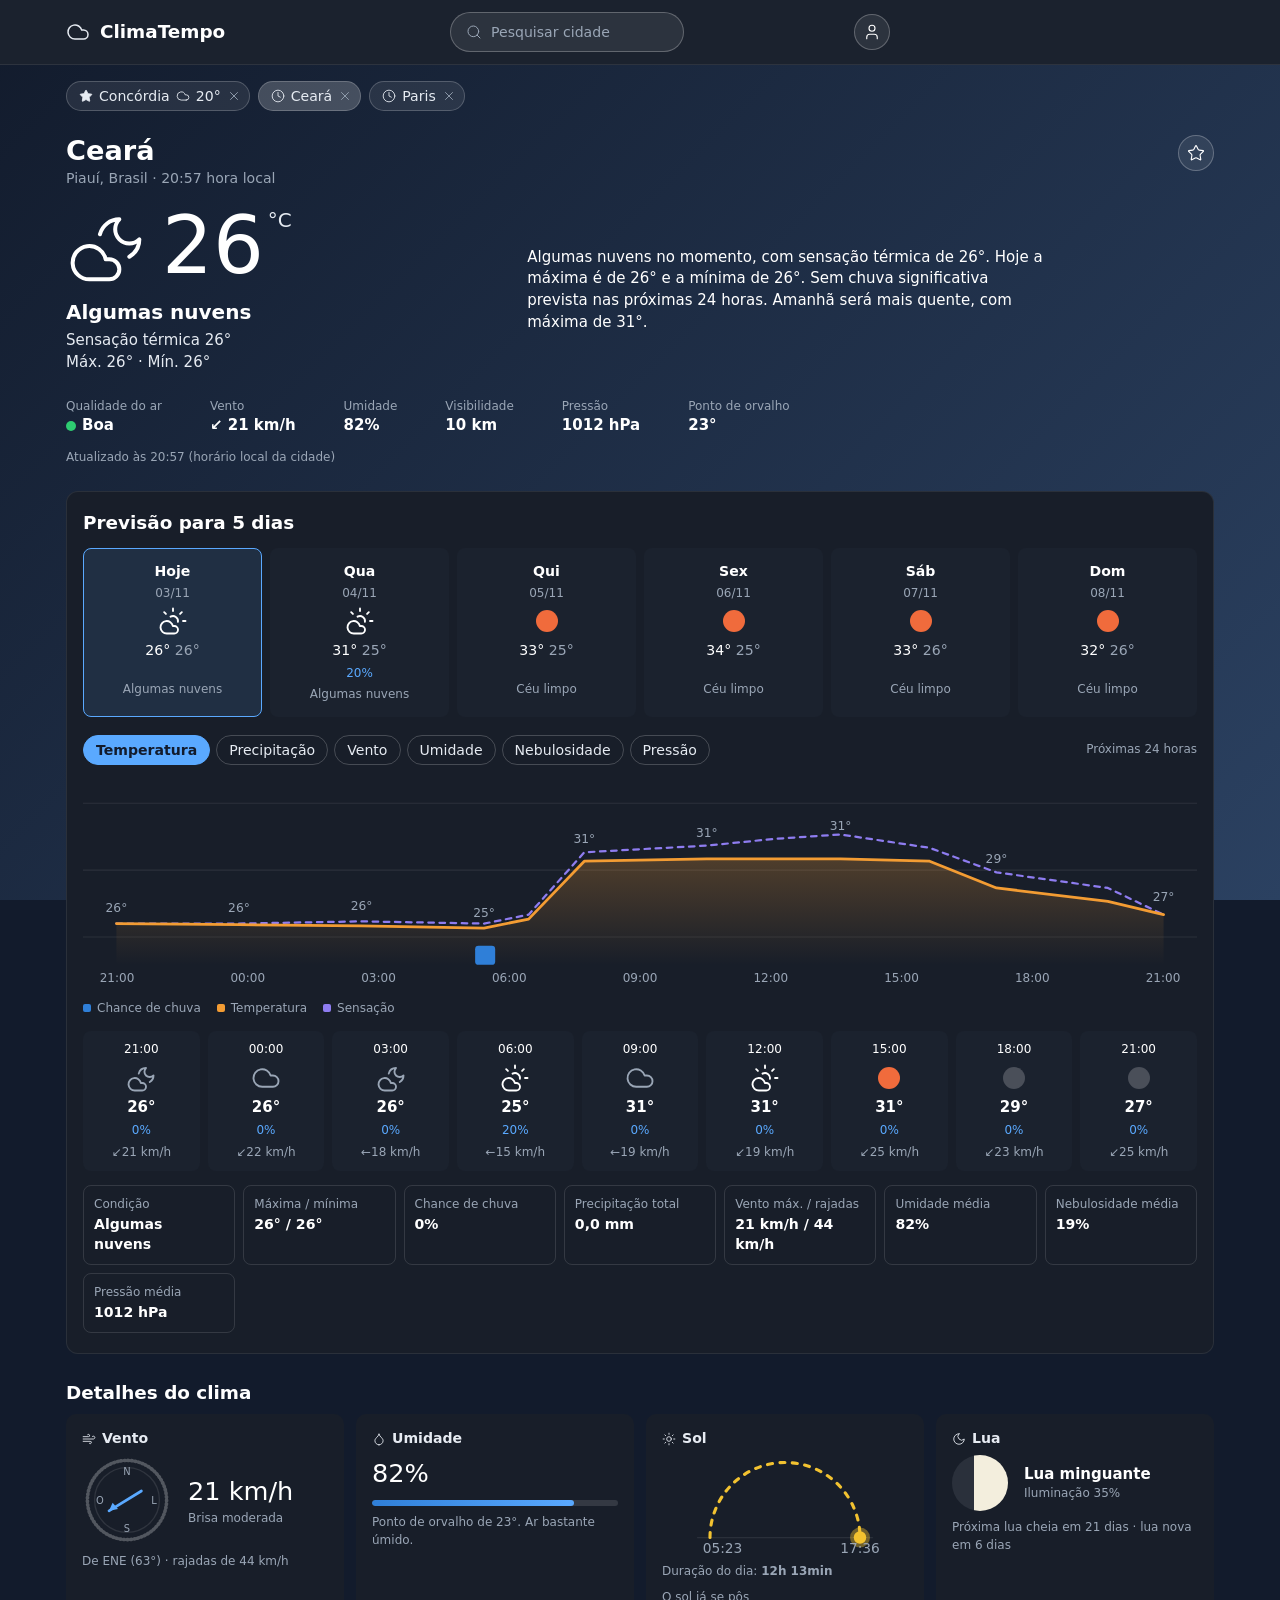
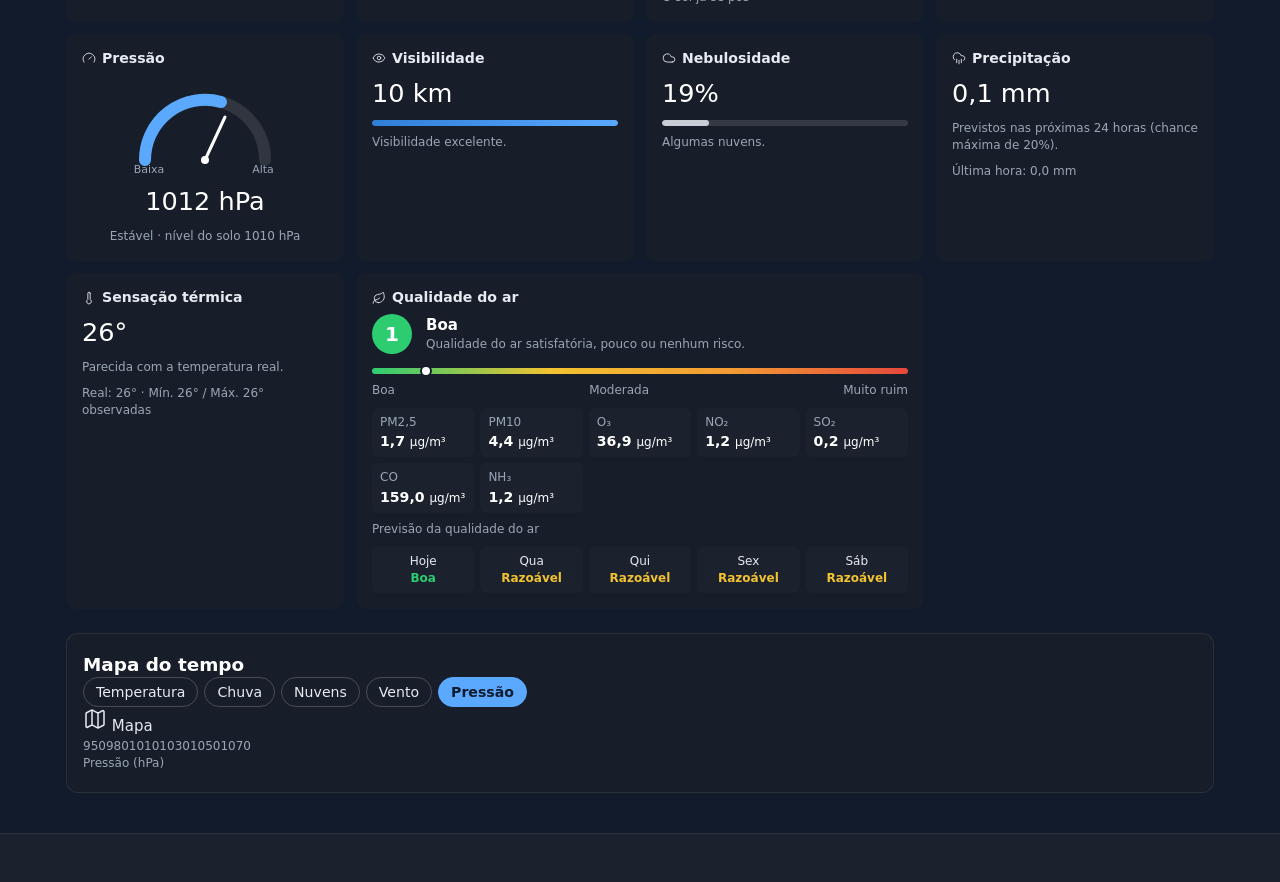
<file: public/pages/principal.html>
<!DOCTYPE html>
<html lang="pt-BR">

<head>
    <meta charset="UTF-8">
    <meta name="viewport" content="width=device-width, initial-scale=1.0">
    <title>Ceará - Clima Tempo</title>
    <link rel="stylesheet" href="../assets/css/style.css">
    <link rel="stylesheet" href="../assets/css/principal.css">
</head>

<body>

    <header class="cabecalho">
        <div class="container cabecalho-conteudo">
            <a href="../index.html" class="marca">
                <i data-lucide="cloud" class="icone" aria-hidden="true"></i>
                <span class="texto-marca">ClimaTempo</span>
            </a>

            <form class="busca busca-pequena" role="search">
                <i data-lucide="search" class="icone-busca" aria-hidden="true"></i>
                <input type="search" placeholder="Pesquisar cidade" aria-label="Pesquisar cidade">
            </form>

            <a href="perfil.html" class="botao-icone" aria-label="Perfil">
                <i data-lucide="user" aria-hidden="true"></i>
            </a>
        </div>
    </header>

    <main class="container principal">

        <ul class="cidades">
            <li class="cidade-chip">
                <i data-lucide="star" class="chip-favorita" aria-hidden="true"></i>
                Concórdia
                <i data-lucide="cloud" aria-hidden="true"></i>
                20°
                <button type="button" aria-label="Remover Concórdia"><i data-lucide="x" aria-hidden="true"></i></button>
            </li>
            <li class="cidade-chip ativa">
                <i data-lucide="clock" aria-hidden="true"></i>
                Ceará
                <button type="button" aria-label="Remover Ceará"><i data-lucide="x" aria-hidden="true"></i></button>
            </li>
            <li class="cidade-chip">
                <i data-lucide="clock" aria-hidden="true"></i>
                Paris
                <button type="button" aria-label="Remover Paris"><i data-lucide="x" aria-hidden="true"></i></button>
            </li>
        </ul>

        <section class="atual">
            <div class="atual-topo">
                <div>
                    <h1>Ceará</h1>
                    <p class="texto-auxiliar">Piauí, Brasil · 20:57 hora local</p>
                </div>
                <button type="button" class="botao-icone" aria-label="Adicionar aos favoritos">
                    <i data-lucide="star" aria-hidden="true"></i>
                </button>
            </div>

            <div class="atual-corpo">
                <div>
                    <div class="atual-temperatura">
                        <i data-lucide="cloud-moon" class="atual-icone" aria-hidden="true"></i>
                        <span class="texto-temperatura">26</span>
                        <span class="atual-unidade">°C</span>
                    </div>
                    <h2 class="atual-condicao">Algumas nuvens</h2>
                    <p class="texto-corpo">Sensação térmica 26°</p>
                    <p class="texto-corpo">Máx. 26° · Mín. 26°</p>
                </div>

                <p class="atual-descricao">Algumas nuvens no momento, com sensação térmica de 26°. Hoje a máxima é de 26° e a mínima de 26°. Sem chuva significativa prevista nas próximas 24 horas. Amanhã será mais quente, com máxima de 31°.</p>
            </div>

            <dl class="atual-metricas">
                <div>
                    <dt>Qualidade do ar</dt>
                    <dd><span class="ponto-verde"></span>Boa</dd>
                </div>
                <div>
                    <dt>Vento</dt>
                    <dd>↙ 21 km/h</dd>
                </div>
                <div>
                    <dt>Umidade</dt>
                    <dd>82%</dd>
                </div>
                <div>
                    <dt>Visibilidade</dt>
                    <dd>10 km</dd>
                </div>
                <div>
                    <dt>Pressão</dt>
                    <dd>1012 hPa</dd>
                </div>
                <div>
                    <dt>Ponto de orvalho</dt>
                    <dd>23°</dd>
                </div>
            </dl>

            <p class="texto-auxiliar-sm">Atualizado às 20:57 (horário local da cidade)</p>
        </section>

        <section class="painel">
            <h2 class="painel-titulo">Previsão para 5 dias</h2>

            <ul class="dias">
                <li class="dia selecionado">
                    <strong>Hoje</strong>
                    <span class="dia-data">03/11</span>
                    <i data-lucide="cloud-sun" class="icone-nuvem" aria-hidden="true"></i>
                    <span class="dia-temp">26° <span>26°</span></span>
                    <span class="dia-chuva"></span>
                    <span class="dia-condicao">Algumas nuvens</span>
                </li>
                <li class="dia">
                    <strong>Qua</strong>
                    <span class="dia-data">04/11</span>
                    <i data-lucide="cloud-sun" class="icone-nuvem" aria-hidden="true"></i>
                    <span class="dia-temp">31° <span>25°</span></span>
                    <span class="dia-chuva">20%</span>
                    <span class="dia-condicao">Algumas nuvens</span>
                </li>
                <li class="dia">
                    <strong>Qui</strong>
                    <span class="dia-data">05/11</span>
                    <span class="icone-sol"></span>
                    <span class="dia-temp">33° <span>25°</span></span>
                    <span class="dia-chuva"></span>
                    <span class="dia-condicao">Céu limpo</span>
                </li>
                <li class="dia">
                    <strong>Sex</strong>
                    <span class="dia-data">06/11</span>
                    <span class="icone-sol"></span>
                    <span class="dia-temp">34° <span>25°</span></span>
                    <span class="dia-chuva"></span>
                    <span class="dia-condicao">Céu limpo</span>
                </li>
                <li class="dia">
                    <strong>Sáb</strong>
                    <span class="dia-data">07/11</span>
                    <span class="icone-sol"></span>
                    <span class="dia-temp">33° <span>26°</span></span>
                    <span class="dia-chuva"></span>
                    <span class="dia-condicao">Céu limpo</span>
                </li>
                <li class="dia">
                    <strong>Dom</strong>
                    <span class="dia-data">08/11</span>
                    <span class="icone-sol"></span>
                    <span class="dia-temp">32° <span>26°</span></span>
                    <span class="dia-chuva"></span>
                    <span class="dia-condicao">Céu limpo</span>
                </li>
            </ul>

            <div class="abas-linha">
                <div class="abas">
                    <button type="button" class="aba ativa">Temperatura</button>
                    <button type="button" class="aba">Precipitação</button>
                    <button type="button" class="aba">Vento</button>
                    <button type="button" class="aba">Umidade</button>
                    <button type="button" class="aba">Nebulosidade</button>
                    <button type="button" class="aba">Pressão</button>
                </div>
                <span class="texto-auxiliar-sm">Próximas 24 horas</span>
            </div>

            <svg class="grafico" viewBox="0 0 1000 170" aria-label="Gráfico de temperatura das próximas 24 horas">
                <defs>
                    <linearGradient id="area-temperatura" x1="0" y1="0" x2="0" y2="1">
                        <stop offset="0" stop-color="#F39C33" stop-opacity="0.25" />
                        <stop offset="1" stop-color="#F39C33" stop-opacity="0" />
                    </linearGradient>
                </defs>
                <line class="grade" x1="0" y1="20" x2="1000" y2="20" />
                <line class="grade" x1="0" y1="80" x2="1000" y2="80" />
                <line class="grade" x1="0" y1="140" x2="1000" y2="140" />
                <polygon points="30,128 140,129 250,130 360,132 400,124 450,72 560,70 680,70 760,72 820,96 920,108 970,120 970,165 30,165" fill="url(#area-temperatura)" stroke="none" />
                <polyline class="linha-sensacao" points="30,128 140,128 250,126 360,128 400,120 450,64 560,58 620,52 680,48 760,60 820,82 920,96 970,120" />
                <polyline class="linha-temperatura" points="30,128 140,129 250,130 360,132 400,124 450,72 560,70 680,70 760,72 820,96 920,108 970,120" />
                <rect x="352" y="148" width="18" height="17" rx="3" class="barra-chuva" />
                <text x="30" y="118">26°</text>
                <text x="140" y="118">26°</text>
                <text x="250" y="116">26°</text>
                <text x="360" y="122">25°</text>
                <text x="450" y="56">31°</text>
                <text x="560" y="50">31°</text>
                <text x="680" y="44">31°</text>
                <text x="820" y="74">29°</text>
                <text x="970" y="108">27°</text>
            </svg>
            <div class="grafico-horas texto-auxiliar-sm">
                <span>21:00</span><span>00:00</span><span>03:00</span><span>06:00</span><span>09:00</span><span>12:00</span><span>15:00</span><span>18:00</span><span>21:00</span>
            </div>

            <ul class="legenda texto-auxiliar-sm">
                <li><span class="legenda-cor cor-chuva"></span>Chance de chuva</li>
                <li><span class="legenda-cor cor-temp"></span>Temperatura</li>
                <li><span class="legenda-cor cor-sensa"></span>Sensação</li>
            </ul>

            <ul class="horas">
                <li class="hora"><span>21:00</span><i data-lucide="cloud-moon" aria-hidden="true"></i><strong>26°</strong><span class="hora-chuva">0%</span><span>↙21 km/h</span></li>
                <li class="hora"><span>00:00</span><i data-lucide="cloud" aria-hidden="true"></i><strong>26°</strong><span class="hora-chuva">0%</span><span>↙22 km/h</span></li>
                <li class="hora"><span>03:00</span><i data-lucide="cloud-moon" aria-hidden="true"></i><strong>26°</strong><span class="hora-chuva">0%</span><span>←18 km/h</span></li>
                <li class="hora"><span>06:00</span><i data-lucide="cloud-sun" class="icone-nuvem" aria-hidden="true"></i><strong>25°</strong><span class="hora-chuva">20%</span><span>←15 km/h</span></li>
                <li class="hora"><span>09:00</span><i data-lucide="cloud" aria-hidden="true"></i><strong>31°</strong><span class="hora-chuva">0%</span><span>←19 km/h</span></li>
                <li class="hora"><span>12:00</span><i data-lucide="cloud-sun" class="icone-nuvem" aria-hidden="true"></i><strong>31°</strong><span class="hora-chuva">0%</span><span>↙19 km/h</span></li>
                <li class="hora"><span>15:00</span><span class="icone-sol"></span><strong>31°</strong><span class="hora-chuva">0%</span><span>↙25 km/h</span></li>
                <li class="hora"><span>18:00</span><span class="icone-lua"></span><strong>29°</strong><span class="hora-chuva">0%</span><span>↙23 km/h</span></li>
                <li class="hora"><span>21:00</span><span class="icone-lua"></span><strong>27°</strong><span class="hora-chuva">0%</span><span>↙25 km/h</span></li>
            </ul>

            <dl class="resumo-dia">
                <div><dt>Condição</dt><dd>Algumas nuvens</dd></div>
                <div><dt>Máxima / mínima</dt><dd>26° / 26°</dd></div>
                <div><dt>Chance de chuva</dt><dd>0%</dd></div>
                <div><dt>Precipitação total</dt><dd>0,0 mm</dd></div>
                <div><dt>Vento máx. / rajadas</dt><dd>21 km/h / 44 km/h</dd></div>
                <div><dt>Umidade média</dt><dd>82%</dd></div>
                <div><dt>Nebulosidade média</dt><dd>19%</dd></div>
                <div><dt>Pressão média</dt><dd>1012 hPa</dd></div>
            </dl>
        </section>

        <section class="detalhes">
            <h2 class="detalhes-titulo">Detalhes do clima</h2>

            <div class="detalhes-grade">

                <article class="detalhe">
                    <h3 class="detalhe-titulo"><i data-lucide="wind" aria-hidden="true"></i>Vento</h3>
                    <div class="vento">
                        <svg class="grafico bussola" viewBox="0 0 100 100" aria-hidden="true">
                            <circle cx="50" cy="50" r="44" class="bussola-aro" />
                            <circle cx="50" cy="50" r="36" class="bussola-interno" />
                            <text x="50" y="22">N</text>
                            <text x="50" y="86">S</text>
                            <text x="20" y="54">O</text>
                            <text x="80" y="54">L</text>
                            <line x1="66" y1="40" x2="30" y2="62" class="bussola-seta" />
                            <polygon points="30,62 34,53 40,60" class="bussola-ponta" />
                        </svg>
                        <div>
                            <strong class="detalhe-valor">21 km/h</strong>
                            <p class="texto-auxiliar-sm">Brisa moderada</p>
                        </div>
                    </div>
                    <p class="texto-auxiliar-sm">De ENE (63°) · rajadas de 44 km/h</p>
                </article>

                <article class="detalhe">
                    <h3 class="detalhe-titulo"><i data-lucide="droplet" aria-hidden="true"></i>Umidade</h3>
                    <strong class="detalhe-valor">82%</strong>
                    <div class="barra"><span style="width: 82%"></span></div>
                    <p class="texto-auxiliar-sm">Ponto de orvalho de 23°. Ar bastante úmido.</p>
                </article>

                <article class="detalhe">
                    <h3 class="detalhe-titulo"><i data-lucide="sun" aria-hidden="true"></i>Sol</h3>
                    <svg class="grafico sol" viewBox="0 0 160 80" aria-hidden="true">
                        <path d="M20 66 A60 60 0 0 1 140 66" class="sol-arco" />
                        <line x1="10" y1="66" x2="150" y2="66" class="grade" />
                        <circle cx="140" cy="66" r="5" class="sol-ponto" />
                        <text x="30" y="78">05:23</text>
                        <text x="140" y="78">17:36</text>
                    </svg>
                    <p class="texto-auxiliar-sm">Duração do dia: <strong>12h 13min</strong></p>
                    <p class="texto-auxiliar-sm">O sol já se pôs</p>
                </article>

                <article class="detalhe">
                    <h3 class="detalhe-titulo"><i data-lucide="moon" aria-hidden="true"></i>Lua</h3>
                    <div class="lua">
                        <span class="lua-fase"></span>
                        <div>
                            <strong>Lua minguante</strong>
                            <p class="texto-auxiliar-sm">Iluminação 35%</p>
                        </div>
                    </div>
                    <p class="texto-auxiliar-sm">Próxima lua cheia em 21 dias · lua nova em 6 dias</p>
                </article>

                <article class="detalhe">
                    <h3 class="detalhe-titulo"><i data-lucide="gauge" aria-hidden="true"></i>Pressão</h3>
                    <svg class="grafico pressao" viewBox="0 0 160 100" aria-hidden="true">
                        <path d="M20 85 A60 60 0 0 1 140 85" class="pressao-fundo" />
                        <path d="M20 85 A60 60 0 0 1 96 27" class="pressao-valor" />
                        <line x1="80" y1="85" x2="100" y2="42" class="pressao-ponteiro" />
                        <circle cx="80" cy="85" r="4" class="pressao-centro" />
                        <text x="24" y="98">Baixa</text>
                        <text x="138" y="98">Alta</text>
                    </svg>
                    <strong class="detalhe-valor centro">1012 hPa</strong>
                    <p class="texto-auxiliar-sm centro">Estável · nível do solo 1010 hPa</p>
                </article>

                <article class="detalhe">
                    <h3 class="detalhe-titulo"><i data-lucide="eye" aria-hidden="true"></i>Visibilidade</h3>
                    <strong class="detalhe-valor">10 km</strong>
                    <div class="barra"><span style="width: 100%"></span></div>
                    <p class="texto-auxiliar-sm">Visibilidade excelente.</p>
                </article>

                <article class="detalhe">
                    <h3 class="detalhe-titulo"><i data-lucide="cloud" aria-hidden="true"></i>Nebulosidade</h3>
                    <strong class="detalhe-valor">19%</strong>
                    <div class="barra barra-cinza"><span style="width: 19%"></span></div>
                    <p class="texto-auxiliar-sm">Algumas nuvens.</p>
                </article>

                <article class="detalhe">
                    <h3 class="detalhe-titulo"><i data-lucide="cloud-rain" aria-hidden="true"></i>Precipitação</h3>
                    <strong class="detalhe-valor">0,1 mm</strong>
                    <p class="texto-auxiliar-sm">Previstos nas próximas 24 horas (chance máxima de 20%).</p>
                    <p class="texto-auxiliar-sm">Última hora: 0,0 mm</p>
                </article>

                <article class="detalhe">
                    <h3 class="detalhe-titulo"><i data-lucide="thermometer" aria-hidden="true"></i>Sensação térmica</h3>
                    <strong class="detalhe-valor">26°</strong>
                    <p class="texto-auxiliar-sm">Parecida com a temperatura real.</p>
                    <p class="texto-auxiliar-sm">Real: 26° · Mín. 26° / Máx. 26° observadas</p>
                </article>

                <article class="detalhe detalhe-ar">
                    <h3 class="detalhe-titulo"><i data-lucide="leaf" aria-hidden="true"></i>Qualidade do ar</h3>
                    <div class="ar-topo">
                        <span class="ar-indice">1</span>
                        <div>
                            <strong>Boa</strong>
                            <p class="texto-auxiliar-sm">Qualidade do ar satisfatória, pouco ou nenhum risco.</p>
                        </div>
                    </div>

                    <div class="ar-escala"><span class="ar-marcador" style="left: 10%"></span></div>
                    <div class="ar-escala-legenda texto-auxiliar-sm">
                        <span>Boa</span><span>Moderada</span><span>Muito ruim</span>
                    </div>

                    <dl class="poluentes">
                        <div><dt>PM2,5</dt><dd>1,7 <small>µg/m³</small></dd></div>
                        <div><dt>PM10</dt><dd>4,4 <small>µg/m³</small></dd></div>
                        <div><dt>O₃</dt><dd>36,9 <small>µg/m³</small></dd></div>
                        <div><dt>NO₂</dt><dd>1,2 <small>µg/m³</small></dd></div>
                        <div><dt>SO₂</dt><dd>0,2 <small>µg/m³</small></dd></div>
                        <div><dt>CO</dt><dd>159,0 <small>µg/m³</small></dd></div>
                        <div><dt>NH₃</dt><dd>1,2 <small>µg/m³</small></dd></div>
                    </dl>

                    <p class="texto-auxiliar-sm">Previsão da qualidade do ar</p>
                    <ul class="ar-previsao">
                        <li>Hoje<span class="ar-boa">Boa</span></li>
                        <li>Qua<span class="ar-razoavel">Razoável</span></li>
                        <li>Qui<span class="ar-razoavel">Razoável</span></li>
                        <li>Sex<span class="ar-razoavel">Razoável</span></li>
                        <li>Sáb<span class="ar-razoavel">Razoável</span></li>
                    </ul>
                </article>

            </div>
        </section>

        <section class="painel mapa-painel">
            <div class="mapa-topo">
                <h2 class="painel-titulo">Mapa do tempo</h2>
                <div class="abas">
                    <button type="button" class="aba">Temperatura</button>
                    <button type="button" class="aba">Chuva</button>
                    <button type="button" class="aba">Nuvens</button>
                    <button type="button" class="aba">Vento</button>
                    <button type="button" class="aba ativa">Pressão</button>
                </div>
            </div>

            <div class="mapa">
                <i data-lucide="map" aria-hidden="true"></i>
                <span>Mapa</span>
            </div>

            <div class="mapa-escala"></div>
            <div class="mapa-escala-legenda texto-auxiliar-sm">
                <span>950</span><span>980</span><span>1010</span><span>1030</span><span>1050</span><span>1070</span>
            </div>
            <p class="texto-auxiliar-sm">Pressão (hPa)</p>
        </section>

    </main>

    <footer class="rodape"></footer>

    <script src="../assets/js/lucide.min.js"></script>
    <script src="../assets/js/main.js"></script>
</body>

</html>
</file>
<file: docs/assets/css/style.css>
:root {
    --cor-fundo-inicial: #121B2C;
    --cor-fundo-final: #2B4161;
    --cor-superficie-elevada: #1B222E;
    --cor-superficie-card: #181E29;
    --gradiente-fundo: linear-gradient(135deg, var(--cor-fundo-inicial), var(--cor-fundo-final));

    --cor-texto-principal: #E6EBF2;
    --cor-texto-destaque: #FFFFFF;
    --cor-texto-secundario: #9AA6B6;
    --cor-erro: #F28B82;

    --cor-destaque: #5AA9FF;
    --cor-precipitacao: #2F7FD8;
    --cor-temperatura: #F39C33;
    --cor-sensacao-termica: #8E7CF0;
    --cor-qualidade-ar: #2ECC71;


    --fonte-base: "Segoe UI", system-ui, sans-serif;

    --peso-light: 300;
    --peso-regular: 400;
    --peso-semibold: 600;
    --peso-bold: 700;

    --fs-temperatura: 5rem;
    --fs-metricas: 1.8rem;
    --fs-titulo-cidade: 1.7rem;
    --fs-condicao: 1.25rem;
    --fs-titulo-secao: 1.15rem;
    --fs-marca: 1.15rem;
    --fs-descricao: 1.019rem;
    --fs-corpo: 0.9375rem;
    --fs-auxiliar-lg: 0.881rem;
    --fs-auxiliar-sm: 0.75rem;

    --lh-temperatura: 1;
    --lh-compacta: 1.2;
    --lh-padrao: 1.45;
}

*,
*::before,
*::after {
    margin: 0;
    padding: 0;
    box-sizing: border-box;
}

body {
    min-height: 100vh;
    font-family: var(--fonte-base);
    font-size: var(--fs-corpo);
    font-weight: var(--peso-regular);
    line-height: var(--lh-padrao);
    color: var(--cor-texto-principal);
    background: var(--cor-fundo-inicial) var(--gradiente-fundo) fixed;
}

h1, h2, h3 {
    color: var(--cor-texto-destaque);
    font-weight: var(--peso-semibold);
    line-height: var(--lh-compacta);
}

h1 { font-size: var(--fs-titulo-cidade); }
h2 { font-size: var(--fs-titulo-secao); }

.texto-temperatura {
    font-size: var(--fs-temperatura);
    font-weight: var(--peso-light);
    line-height: var(--lh-temperatura);
}

.texto-metrica {
    font-size: var(--fs-metricas);
    font-weight: var(--peso-semibold);
    line-height: var(--lh-padrao);
}

.texto-titulo-cidade {
    font-size: var(--fs-titulo-cidade);
    font-weight: var(--peso-semibold);
    line-height: var(--lh-compacta);
}

.texto-condicao {
    font-size: var(--fs-condicao);
    font-weight: var(--peso-semibold);
    line-height: var(--lh-padrao);
}

.texto-titulo-secao {
    font-size: var(--fs-titulo-secao);
    font-weight: var(--peso-semibold);
    line-height: var(--lh-compacta);
}

.texto-descricao {
    font-size: var(--fs-descricao);
    font-weight: var(--peso-regular);
    line-height: var(--lh-padrao);
}

.texto-corpo {
    font-size: var(--fs-corpo);
    font-weight: var(--peso-regular);
    line-height: var(--lh-padrao);
}

.texto-auxiliar {
    font-size: var(--fs-auxiliar-lg);
    font-weight: var(--peso-regular);
    line-height: var(--lh-padrao);
    color: var(--cor-texto-secundario);
}

.texto-auxiliar-sm {
    font-size: var(--fs-auxiliar-sm);
    font-weight: var(--peso-regular);
    line-height: var(--lh-padrao);
    color: var(--cor-texto-secundario);
}

.texto-marca {
    font-size: var(--fs-marca);
    font-weight: var(--peso-bold);
    line-height: var(--lh-padrao);
    color: var(--cor-texto-destaque);
}

.cor-secundaria     { color: var(--cor-texto-secundario); }
.cor-destaque       { color: var(--cor-destaque); }
.cor-precipitacao   { color: var(--cor-precipitacao); }
.cor-temperatura    { color: var(--cor-temperatura); }
.cor-sensacao       { color: var(--cor-sensacao-termica); }
.cor-qualidade-ar   { color: var(--cor-qualidade-ar); }

a {
    color: inherit;
    text-decoration: none;
}

ul {
    list-style: none;
}

button,
input {
    font: inherit;
    color: inherit;
}

svg {
    fill: none;
    stroke: currentColor;
    stroke-width: 1.5;
    stroke-linecap: round;
    stroke-linejoin: round;
}

.container {
    width: 100%;
    max-width: 1180px;
    margin: 0 auto;
    padding: 0 16px;
}

.botao-primario {
    display: inline-block;
    padding: 10px 20px;
    border-radius: 999px;
    background: var(--cor-destaque);
    color: var(--cor-fundo-inicial);
    font-weight: var(--peso-semibold);
    transition: filter 0.2s;
}

.botao-primario:hover {
    filter: brightness(1.1);
}

.botao-contorno {
    padding: 9px 20px;
    border: 1px solid rgba(255, 255, 255, 0.35);
    border-radius: 999px;
    color: var(--cor-texto-destaque);
    font-weight: var(--peso-semibold);
    transition: background 0.2s;
}

.botao-contorno:hover {
    background: rgba(255, 255, 255, 0.08);
}
.busca {
    position: relative;
    display: flex;
    align-items: center;
}

.busca input {
    width: 100%;
    border: 1px solid rgba(255, 255, 255, 0.25);
    border-radius: 999px;
    background: rgba(255, 255, 255, 0.08);
    outline: none;
    transition: border-color 0.2s;
}

.busca input::placeholder {
    color: var(--cor-texto-secundario);
}

.busca input:focus {
    border-color: var(--cor-destaque);
}

.icone-busca {
    position: absolute;
    left: 16px;
    width: 16px;
    height: 16px;
    color: var(--cor-texto-secundario);
    pointer-events: none;
}

.busca-pequena {
    flex: 0 1 380px;
}

.busca-pequena input {
    padding: 9px 16px 9px 40px;
    font-size: var(--fs-auxiliar-lg);
}

.busca-grande {
    width: 100%;
    max-width: 650px;
    margin: 0 auto;
}

.busca-grande input {
    padding: 14px 20px 14px 40px;
    font-size: var(--fs-descricao);
}

.cabecalho {
    background: var(--cor-superficie-elevada);
    border-bottom: 1px solid rgba(255, 255, 255, 0.08);
}

.cabecalho-conteudo {
    display: flex;
    align-items: center;
    gap: 24px;
    height: 64px;
}

.marca {
    display: flex;
    align-items: center;
    gap: 10px;
    margin-right: auto;
}

.marca .icone {
    width: 20px;
    height: 20px;
    color: var(--cor-texto-destaque);
}

.menu {
    display: flex;
    align-items: center;
    gap: 24px;
}

.menu a:not(.botao-contorno):hover {
    color: var(--cor-texto-destaque);
}

.rodape {
    height: 76px;
    background: var(--cor-superficie-elevada);
}

@media (max-width: 768px) {
    .cabecalho-conteudo {
        gap: 16px;
    }

    .busca-pequena {
        display: none;
    }
}
</file>
<file: docs/assets/css/index.css>
.hero {
    padding: 72px 0 40px;
    text-align: center;
}

.hero-titulo {
    margin-bottom: 28px;
    font-size: 2rem;
}

.atalhos {
    display: flex;
    justify-content: center;
    gap: 48px;
    margin-top: 24px;
}

.atalho {
    display: flex;
    flex-direction: column;
    align-items: center;
    gap: 8px;
    font-size: var(--fs-auxiliar-lg);
}

.atalho-icone {
    display: grid;
    place-items: center;
    width: 44px;
    height: 44px;
    border: 1px solid rgba(255, 255, 255, 0.12);
    border-radius: 10px;
    background: var(--cor-superficie-card);
    transition: border-color 0.2s;
}

.atalho-icone svg {
    width: 20px;
    height: 20px;
}

.atalho:hover .atalho-icone {
    border-color: var(--cor-destaque);
}

.feed {
    padding-bottom: 40px;
}

.feed-cabecalho {
    display: flex;
    justify-content: space-between;
    align-items: center;
    margin-bottom: 20px;
}

.filtro {
    border: none;
    background: none;
    cursor: pointer;
    display: flex;
    align-items: center;
    gap: 4px;
}

.icone-filtro {
    width: 14px;
    height: 14px;
}

.feed-grade {
    display: grid;
    grid-template-columns: repeat(2, 1fr);
    gap: 16px;
}

.card {
    min-height: 330px;
    border: 1px solid rgba(255, 255, 255, 0.1);
    border-radius: 14px;
    background: var(--cor-superficie-card);
    overflow: hidden;
}

.card-titulo {
    margin: 10px 0 14px;
    font-size: var(--fs-titulo-secao);
}
.card-clima {
    padding: 20px;
}

.card-clima-topo {
    display: flex;
    justify-content: space-between;
    align-items: flex-start;
}

.card-clima-cidade {
    font-size: var(--fs-titulo-secao);
}

.card-clima-temperatura {
    display: flex;
    align-items: center;
    gap: 20px;
    margin: 14px 0 22px;
}

.card-clima-temperatura .texto-temperatura {
    font-size: 3.4rem;
    color: var(--cor-texto-destaque);
}

.icone-clima {
    width: 52px;
    height: 52px;
    stroke-width: 1.25;
    color: var(--cor-texto-destaque);
}

.card-clima-atualizado {
    margin: 10px 0 14px;
}
.imagem-placeholder {
    display: flex;
    flex-direction: column;
    justify-content: center;
    align-items: center;
    gap: 6px;
    height: 128px;
    background: var(--cor-superficie-elevada);
    border-bottom: 1px solid rgba(255, 255, 255, 0.1);
}

.imagem-placeholder svg {
    width: 20px;
    height: 20px;
    stroke-width: 1.2;
    color: var(--cor-texto-secundario);
}

.card-noticia-conteudo {
    padding: 20px 18px;
}
.card-anuncio {
    padding: 16px 18px;
}

.etiqueta {
    display: inline-block;
    padding: 0 7px;
    border: 1px solid rgba(255, 255, 255, 0.3);
    border-radius: 4px;
    font-size: var(--fs-auxiliar-sm);
    color: var(--cor-texto-secundario);
}

.imagem-anuncio {
    height: 150px;
    margin: 12px 0 20px;
    border: 1px solid rgba(255, 255, 255, 0.1);
}

@media (max-width: 768px) {
    .hero {
        padding-top: 48px;
    }

    .hero-titulo {
        font-size: 1.5rem;
    }

    .atalhos {
        gap: 24px;
    }

    .feed-grade {
        grid-template-columns: 1fr;
    }
}
</file>
<file: docs/assets/css/login.css>
.menu .botao-contorno.ativo {
    background: rgba(255, 255, 255, 0.08);
}

.login {
    padding-top: 42px;
    padding-bottom: 170px;
}

.login-caixa {
    max-width: 480px;
    margin: 0 auto;
    padding: 24px;
    border: 1px solid rgba(255, 255, 255, 0.1);
    border-radius: 14px;
    background: var(--cor-superficie-card);
}

.login-caixa h1 {
    font-size: 1.6rem;
}

.login-subtitulo {
    margin-top: 16px;
    padding-bottom: 16px;
    border-bottom: 1px solid rgba(255, 255, 255, 0.12);
    font-size: var(--fs-corpo);
}

.login-erro {
    margin-top: 16px;
    padding: 10px 12px;
    border: 1px solid var(--cor-erro);
    border-radius: 8px;
}

.login-erro[hidden] {
    display: none;
}

.login-erro strong {
    display: block;
    margin-bottom: 4px;
    color: var(--cor-erro);
    font-size: var(--fs-auxiliar-lg);
}

.login-erro p {
    font-size: var(--fs-auxiliar-sm);
    color: var(--cor-texto-destaque);
}

.login-form {
    display: flex;
    flex-direction: column;
    margin-top: 16px;
}

.login-form label {
    margin: 8px 0 6px;
    color: var(--cor-texto-destaque);
    font-size: var(--fs-auxiliar-lg);
    font-weight: var(--peso-semibold);
}

.login-form input {
    padding: 11px 12px;
    border: 1px solid rgba(255, 255, 255, 0.25);
    border-radius: 6px;
    background: var(--cor-superficie-elevada);
    outline: none;
    transition: border-color 0.2s;
}

.login-form input::placeholder {
    color: var(--cor-texto-secundario);
}

.login-form input:focus {
    border-color: var(--cor-destaque);
}

.login-form input.campo-erro {
    border-color: var(--cor-erro);
}

.login-form button {
    margin-top: 16px;
    padding: 11px 20px;
    border: none;
    cursor: pointer;
}

.login-rodape {
    margin-top: 16px;
    padding-top: 14px;
    border-top: 1px solid rgba(255, 255, 255, 0.12);
    font-size: var(--fs-corpo);
}

.login-rodape a {
    color: var(--cor-destaque);
    font-weight: var(--peso-semibold);
    text-decoration: underline;
    text-underline-offset: 3px;
}
</file>
<file: docs/assets/css/cadastro.css>
.campo-dica,
.campo-mensagem {
    margin-top: 6px;
    font-size: var(--fs-auxiliar-sm);
}

.campo-dica {
    color: var(--cor-texto-secundario);
}

.campo-mensagem {
    color: var(--cor-erro);
}

.campo-mensagem[hidden],
.cadastro-resumo[hidden] {
    display: none;
}

.login-form input + .campo-dica,
.login-form input + .campo-mensagem {
    margin-top: 10px;
}

.cadastro-resumo {
    margin-top: 16px;
}
</file>
<file: docs/assets/css/perfil.css>
.botao-voltar {
    display: flex;
    align-items: center;
    gap: 8px;
    color: var(--cor-texto-destaque);
    font-weight: var(--peso-semibold);
}

.botao-voltar svg {
    width: 18px;
    height: 18px;
}

.botao-voltar:hover {
    color: var(--cor-destaque);
}

.perfil {
    padding-top: 48px;
    padding-bottom: 40px;
}

.perfil-subtitulo {
    margin: 12px 0 24px;
    font-size: var(--fs-corpo);
}

.perfil-grade {
    display: grid;
    grid-template-columns: 400px 1fr;
    gap: 18px;
    align-items: start;
}

.perfil-coluna {
    display: flex;
    flex-direction: column;
    gap: 18px;
}

.cartao {
    padding: 22px 24px;
    border: 1px solid rgba(255, 255, 255, 0.1);
    border-radius: 14px;
    background: var(--cor-superficie-card);
}

.cartao-titulo {
    font-size: var(--fs-titulo-secao);
}

.conta-topo {
    display: flex;
    align-items: center;
    gap: 12px;
    padding-bottom: 20px;
    border-bottom: 1px solid rgba(255, 255, 255, 0.12);
}

.avatar {
    display: grid;
    place-items: center;
    width: 48px;
    height: 48px;
    border: 1px solid rgba(255, 255, 255, 0.2);
    border-radius: 50%;
    color: var(--cor-texto-destaque);
    font-size: var(--fs-titulo-secao);
    font-weight: var(--peso-semibold);
}

.conta-dados {
    display: flex;
    flex-direction: column;
    gap: 14px;
    margin-top: 16px;
}

.conta-dados dt {
    font-size: var(--fs-auxiliar-lg);
}

.conta-dados dd {
    color: var(--cor-texto-destaque);
}

.plano-topo {
    display: flex;
    justify-content: space-between;
    align-items: center;
    margin-top: 20px;
}

.plano-nome {
    color: var(--cor-texto-destaque);
    font-size: 1.4rem;
    font-weight: var(--peso-semibold);
}

.selo {
    padding: 1px 9px;
    border: 1px solid rgba(255, 255, 255, 0.3);
    border-radius: 999px;
    font-size: var(--fs-auxiliar-sm);
}

.plano-preco {
    margin: 14px 0 18px;
    color: var(--cor-texto-destaque);
    font-size: 1.3rem;
}

.plano-botao {
    display: inline-block;
    margin-top: 16px;
}

.favoritas-topo {
    display: flex;
    justify-content: space-between;
    align-items: center;
}

.favoritas-subtitulo {
    margin: 14px 0 16px;
}

.favoritas {
    display: flex;
    flex-direction: column;
    gap: 8px;
}

.favorita {
    display: flex;
    align-items: center;
    gap: 10px;
    padding: 14px 12px;
    border: 1px solid rgba(255, 255, 255, 0.12);
    border-radius: 8px;
    background: var(--cor-superficie-elevada);
    color: var(--cor-texto-destaque);
}

.favorita svg {
    width: 16px;
    height: 16px;
    color: var(--cor-texto-secundario);
}

.link-remover {
    margin-left: auto;
    border: none;
    background: none;
    color: var(--cor-destaque);
    font-size: var(--fs-auxiliar-lg);
    text-decoration: underline;
    text-underline-offset: 3px;
    cursor: pointer;
}

.aviso-limite {
    margin-top: 16px;
    padding: 12px;
    border: 1px solid rgba(255, 255, 255, 0.15);
    border-radius: 8px;
}

.aviso-limite strong {
    display: block;
    margin-bottom: 4px;
    color: var(--cor-texto-destaque);
    font-size: var(--fs-auxiliar-lg);
}

.adicionar {
    display: flex;
    flex-direction: column;
    gap: 8px;
    margin-top: 20px;
}

.adicionar label {
    color: var(--cor-texto-destaque);
    font-size: var(--fs-auxiliar-lg);
    font-weight: var(--peso-semibold);
}

.adicionar input {
    padding: 11px 12px;
    border: 1px solid rgba(255, 255, 255, 0.25);
    border-radius: 6px;
    background: var(--cor-superficie-elevada);
    outline: none;
}

.adicionar input::placeholder {
    color: var(--cor-texto-secundario);
}

.adicionar input:disabled {
    opacity: 0.7;
}

.botao-desativado {
    padding: 10px 20px;
    border: 1px solid rgba(255, 255, 255, 0.2);
    border-radius: 999px;
    background: none;
    color: var(--cor-texto-secundario);
    font-weight: var(--peso-semibold);
    cursor: not-allowed;
}

.botao-sair {
    display: inline-block;
    margin-top: 60px;
}

@media (max-width: 900px) {
    .perfil-grade {
        grid-template-columns: 1fr;
    }
}
</file>
<file: docs/assets/css/planos.css>
.menu a.ativo {
    color: var(--cor-destaque);
    font-weight: var(--peso-semibold);
    text-decoration: underline;
    text-underline-offset: 4px;
}

.planos {
    padding-top: 48px;
    padding-bottom: 40px;
}

.planos-subtitulo {
    margin: 12px 0 24px;
}

.painel-planos {
    padding: 24px;
    border: 1px solid rgba(255, 255, 255, 0.1);
    border-radius: 14px;
    background: var(--cor-superficie-card);
    overflow-x: auto;
}

.tabela-planos {
    width: 100%;
    border-collapse: collapse;
}

.tabela-planos th,
.tabela-planos td {
    padding: 18px 0;
    text-align: center;
    font-weight: var(--peso-regular);
}

.tabela-planos th:first-child,
.tabela-planos td:first-child {
    width: 40%;
    text-align: left;
}

.tabela-planos thead th {
    padding-top: 10px;
    padding-bottom: 26px;
}

.tabela-planos thead th:first-child {
    color: var(--cor-texto-destaque);
    font-weight: var(--peso-semibold);
    font-size: var(--fs-auxiliar-lg);
}

.tabela-planos thead tr,
.tabela-planos tbody tr:not(:last-child) {
    border-bottom: 1px solid rgba(255, 255, 255, 0.12);
}

.tabela-planos tbody th {
    font-size: var(--fs-auxiliar-lg);
    color: var(--cor-texto-principal);
}

.tabela-planos tbody td:nth-child(2) {
    color: var(--cor-texto-secundario);
}

.tabela-planos tbody td:nth-child(3) {
    color: var(--cor-texto-destaque);
}

.plano-nome {
    display: block;
    color: var(--cor-texto-destaque);
    font-size: var(--fs-condicao);
    font-weight: var(--peso-semibold);
}

.plano-preco {
    color: var(--cor-texto-secundario);
}

.tabela-planos tfoot td {
    padding-top: 40px;
    padding-bottom: 28px;
}

.aviso-planos {
    margin-top: 24px;
    padding: 16px;
    border: 1px solid rgba(255, 255, 255, 0.1);
    border-radius: 8px;
    background: var(--cor-superficie-elevada);
}

.aviso-planos strong {
    display: block;
    margin-bottom: 6px;
    color: var(--cor-texto-destaque);
    font-size: var(--fs-auxiliar-lg);
}

@media (max-width: 768px) {
    .tabela-planos th:first-child,
    .tabela-planos td:first-child {
        width: auto;
        padding-right: 12px;
    }

    .plano-nome {
        font-size: var(--fs-corpo);
    }
}
.modal {
    position: fixed;
    inset: 0;
    z-index: 10;
    display: none;
    padding: 16px;
    overflow-y: auto;
}

.modal.aberto {
    display: flex;
}

.sem-scroll {
    overflow: hidden;
}

.tabela-planos button,
.modal button {
    border: none;
    cursor: pointer;
}

.modal-fechar {
    background: none;
}

.modal-botao.botao-contorno {
    border: 1px solid rgba(255, 255, 255, 0.35);
    background: none;
}

.modal-fundo {
    position: fixed;
    inset: 0;
    background: rgba(0, 0, 0, 0.6);
}

.modal-caixa {
    position: relative;
    width: 100%;
    max-width: 500px;
    margin: auto;
    padding: 24px;
    border: 1px solid rgba(255, 255, 255, 0.15);
    border-radius: 14px;
    background: var(--cor-superficie-elevada);
}

.modal-topo {
    display: flex;
    justify-content: space-between;
    align-items: center;
}

.modal-titulo {
    font-size: 1.6rem;
}

.modal-fechar {
    display: grid;
    place-items: center;
    color: var(--cor-texto-destaque);
}

.modal-fechar svg {
    width: 20px;
    height: 20px;
    stroke-width: 2;
}

.modal-texto {
    margin: 18px 0;
    font-size: var(--fs-corpo);
}

.modal-resumo {
    margin-bottom: 18px;
    padding: 14px 16px;
    border: 1px solid rgba(255, 255, 255, 0.15);
    border-radius: 10px;
    color: var(--cor-texto-destaque);
}

.modal-resumo-topo {
    display: flex;
    justify-content: space-between;
    padding-bottom: 10px;
    margin-bottom: 12px;
    border-bottom: 1px solid rgba(255, 255, 255, 0.2);
    font-size: var(--fs-condicao);
}

.modal-resumo li {
    font-size: var(--fs-auxiliar-lg);
}

.modal-botao {
    display: block;
    width: 100%;
    margin-top: 18px;
    padding: 10px 20px;
    text-align: center;
}

@media (max-width: 768px) {
    .modal-titulo {
        font-size: 1.3rem;
    }
}
</file>
<file: docs/assets/css/preview.css>
.menu a.ativo {
    color: var(--cor-destaque);
    font-weight: var(--peso-semibold);
    text-decoration: underline;
    text-underline-offset: 4px;
}

.previsao {
    padding-top: 42px;
    padding-bottom: 40px;
}

.local {
    display: inline-flex;
    align-items: center;
    gap: 4px;
    padding: 3px 10px;
    border: 1px solid rgba(255, 255, 255, 0.3);
    border-radius: 999px;
    background: rgba(255, 255, 255, 0.08);
    font-size: var(--fs-auxiliar-lg);
}

.local svg {
    width: 12px;
    height: 12px;
}

.clima-cidade {
    margin: 26px 0 16px;
}

.clima-temperatura {
    display: flex;
    align-items: center;
    gap: 24px;
    margin: 18px 0 24px;
}

.clima-temperatura .texto-temperatura {
    color: var(--cor-texto-destaque);
}

.icone-clima-grande {
    width: 76px;
    height: 76px;
    stroke-width: 1.1;
    color: var(--cor-texto-destaque);
}

.clima-condicao {
    margin-bottom: 18px;
}

.clima-atual .texto-descricao {
    color: var(--cor-texto-destaque);
}

.metricas {
    display: grid;
    grid-template-columns: repeat(6, 1fr);
    gap: 16px;
    margin: 14px 0 26px;
}

.metricas dd {
    color: var(--cor-texto-destaque);
    font-weight: var(--peso-semibold);
}

.painel {
    margin-top: 26px;
    padding: 24px;
    border: 1px solid rgba(255, 255, 255, 0.1);
    border-radius: 14px;
    background: var(--cor-superficie-card);
}

.previsao-hoje {
    display: flex;
    align-items: flex-start;
    gap: 16px;
    margin-top: 18px;
}

.dia {
    display: flex;
    flex-direction: column;
    align-items: center;
    gap: 6px;
    width: 180px;
    padding: 10px;
    border: 1px solid rgba(255, 255, 255, 0.35);
    border-radius: 8px;
    color: var(--cor-texto-destaque);
}

.dia svg {
    width: 34px;
    height: 34px;
}

.dia-temperatura {
    font-size: var(--fs-condicao);
}

.dia-detalhes h3 {
    margin-bottom: 10px;
    font-size: var(--fs-corpo);
}

.dia-vento {
    margin-top: 8px;
}

.restrito-topo {
    display: flex;
    align-items: center;
    gap: 4px;
    padding-bottom: 16px;
    border-bottom: 1px solid rgba(255, 255, 255, 0.15);
}

.restrito-topo svg {
    width: 12px;
    height: 12px;
}

.restrito-titulo {
    margin: 22px 0 22px;
    font-size: 1.6rem;
}

.restrito-botoes {
    display: flex;
    gap: 12px;
    margin-top: 18px;
}

.restrito-botoes a {
    padding: 12px 20px;
}

@media (max-width: 768px) {
    .metricas {
        grid-template-columns: repeat(2, 1fr);
    }

    .previsao-hoje {
        flex-direction: column;
    }

    .dia {
        width: 100%;
    }

    .restrito-titulo {
        font-size: 1.3rem;
    }
}
</file>
<file: docs/assets/css/principal.css>
button {
    border: none;
    background: none;
    cursor: pointer;
}

.botao-icone {
    display: grid;
    place-items: center;
    width: 36px;
    height: 36px;
    border: 1px solid rgba(255, 255, 255, 0.25);
    border-radius: 50%;
    background: rgba(255, 255, 255, 0.08);
    color: var(--cor-texto-destaque);
}

.botao-icone svg {
    width: 18px;
    height: 18px;
}

.cabecalho .busca-pequena {
    flex-basis: 460px;
    margin-right: auto;
}

.principal {
    padding-top: 16px;
    padding-bottom: 40px;
}

.painel {
    margin-top: 24px;
    padding: 20px 16px;
    border: 1px solid rgba(255, 255, 255, 0.08);
    border-radius: 12px;
    background: var(--cor-superficie-card);
}

.painel-titulo,
.detalhes-titulo {
    font-size: var(--fs-titulo-secao);
}

.cidades {
    display: flex;
    flex-wrap: wrap;
    gap: 8px;
}

.cidade-chip {
    display: flex;
    align-items: center;
    gap: 6px;
    padding: 4px 8px 4px 12px;
    border: 1px solid rgba(255, 255, 255, 0.2);
    border-radius: 999px;
    background: rgba(255, 255, 255, 0.08);
    font-size: var(--fs-auxiliar-lg);
}

.cidade-chip.ativa {
    background: rgba(255, 255, 255, 0.2);
}

.cidade-chip svg {
    width: 14px;
    height: 14px;
}

.cidade-chip button {
    display: grid;
    place-items: center;
    color: var(--cor-texto-secundario);
}

.chip-favorita {
    fill: currentColor;
}

.atual {
    margin-top: 24px;
}

.atual-topo {
    display: flex;
    justify-content: space-between;
    align-items: flex-start;
}

.atual-corpo {
    display: grid;
    grid-template-columns: 1fr 1.6fr;
    gap: 32px;
    align-items: center;
    margin-top: 18px;
}

.atual-temperatura {
    display: flex;
    align-items: flex-start;
    gap: 16px;
}

.atual-icone {
    width: 80px;
    height: 80px;
    stroke-width: 1.2;
    color: var(--cor-texto-destaque);
}

.atual-temperatura .texto-temperatura {
    color: var(--cor-texto-destaque);
}

.atual-unidade {
    margin-left: -12px;
    font-size: var(--fs-condicao);
}

.atual-condicao {
    margin: 14px 0 6px;
    font-size: var(--fs-condicao);
}

.atual-descricao {
    max-width: 520px;
    color: var(--cor-texto-destaque);
}

.atual-metricas {
    display: flex;
    flex-wrap: wrap;
    gap: 16px 48px;
    margin: 24px 0 12px;
}

.atual-metricas dt {
    font-size: var(--fs-auxiliar-sm);
    color: var(--cor-texto-secundario);
}

.atual-metricas dd {
    display: flex;
    align-items: center;
    gap: 6px;
    color: var(--cor-texto-destaque);
    font-weight: var(--peso-semibold);
}

.ponto-verde {
    width: 10px;
    height: 10px;
    border-radius: 50%;
    background: var(--cor-qualidade-ar);
}

.dias {
    display: grid;
    grid-template-columns: repeat(6, minmax(110px, 1fr));
    gap: 8px;
    margin-top: 14px;
    overflow-x: auto;
}

.dia {
    display: flex;
    flex-direction: column;
    align-items: center;
    gap: 4px;
    padding: 12px 8px;
    border: 1px solid transparent;
    border-radius: 8px;
    background: var(--cor-superficie-elevada);
    font-size: var(--fs-auxiliar-lg);
    color: var(--cor-texto-destaque);
}

.dia.selecionado {
    border-color: var(--cor-destaque);
    background: rgba(90, 169, 255, 0.12);
}

.dia-data,
.dia-condicao {
    font-size: var(--fs-auxiliar-sm);
    color: var(--cor-texto-secundario);
}

.dia-temp span {
    color: var(--cor-texto-secundario);
}

.dia-chuva {
    min-height: 1em;
    font-size: var(--fs-auxiliar-sm);
    color: var(--cor-destaque);
}

.dia > svg,
.hora > svg {
    width: 30px;
    height: 30px;
}

.icone-nuvem {
    color: var(--cor-texto-destaque);
}

.icone-sol,
.icone-lua {
    width: 22px;
    height: 22px;
    margin: 4px 0;
    border-radius: 50%;
    background: #F06B3C;
}

.icone-lua {
    background: #4A4F59;
}

.abas-linha {
    display: flex;
    justify-content: space-between;
    align-items: center;
    flex-wrap: wrap;
    gap: 12px;
    margin-top: 18px;
}

.abas {
    display: flex;
    flex-wrap: wrap;
    gap: 6px;
}

.aba {
    padding: 4px 12px;
    border: 1px solid rgba(255, 255, 255, 0.2);
    border-radius: 999px;
    font-size: var(--fs-auxiliar-lg);
}

.aba.ativa {
    border-color: var(--cor-destaque);
    background: var(--cor-destaque);
    color: var(--cor-fundo-inicial);
    font-weight: var(--peso-semibold);
}

.grafico {
    fill: none;
}

.grafico text {
    fill: var(--cor-texto-secundario);
    stroke: none;
    font-size: 11px;
    text-anchor: middle;
}

.grafico .grade {
    stroke: rgba(255, 255, 255, 0.08);
    stroke-width: 1;
}

.grafico:not(.bussola):not(.sol):not(.pressao) {
    display: block;
    width: 100%;
    height: auto;
    margin-top: 16px;
}

.linha-temperatura {
    stroke: var(--cor-temperatura);
    stroke-width: 2.5;
}

.linha-sensacao {
    stroke: var(--cor-sensacao-termica);
    stroke-width: 2;
    stroke-dasharray: 5 5;
}

.barra-chuva {
    fill: var(--cor-precipitacao);
    stroke: none;
}

.grafico-horas {
    display: flex;
    justify-content: space-between;
    padding: 0 1.5%;
}

.legenda {
    display: flex;
    gap: 16px;
    margin-top: 12px;
}

.legenda li {
    display: flex;
    align-items: center;
    gap: 6px;
}

.legenda-cor {
    width: 8px;
    height: 8px;
    border-radius: 2px;
}

.cor-chuva { background: var(--cor-precipitacao); }
.cor-temp  { background: var(--cor-temperatura); }
.cor-sensa { background: var(--cor-sensacao-termica); }

.horas {
    display: grid;
    grid-template-columns: repeat(9, minmax(80px, 1fr));
    gap: 8px;
    margin-top: 14px;
    overflow-x: auto;
}

.hora {
    display: flex;
    flex-direction: column;
    align-items: center;
    gap: 4px;
    padding: 10px 6px;
    border-radius: 8px;
    background: var(--cor-superficie-elevada);
    font-size: var(--fs-auxiliar-sm);
    color: var(--cor-texto-secundario);
}

.hora:first-child > span:first-child,
.hora > span:first-child {
    color: var(--cor-texto-destaque);
}

.hora strong {
    color: var(--cor-texto-destaque);
    font-size: var(--fs-corpo);
}

.hora-chuva {
    color: var(--cor-destaque);
}

.resumo-dia {
    display: grid;
    grid-template-columns: repeat(7, 1fr);
    gap: 8px;
    margin-top: 14px;
}

.resumo-dia div {
    padding: 10px;
    border: 1px solid rgba(255, 255, 255, 0.12);
    border-radius: 8px;
}

.resumo-dia dt {
    font-size: var(--fs-auxiliar-sm);
    color: var(--cor-texto-secundario);
}

.resumo-dia dd {
    color: var(--cor-texto-destaque);
    font-size: var(--fs-auxiliar-lg);
    font-weight: var(--peso-semibold);
}

.detalhes {
    margin-top: 28px;
}

.detalhes-grade {
    display: grid;
    grid-template-columns: repeat(4, 1fr);
    gap: 12px;
    margin-top: 10px;
}

.detalhe {
    display: flex;
    flex-direction: column;
    gap: 8px;
    padding: 16px;
    border-radius: 10px;
    background: var(--cor-superficie-card);
}

.detalhe-titulo {
    display: flex;
    align-items: center;
    gap: 6px;
    font-size: var(--fs-auxiliar-lg);
    color: var(--cor-texto-principal);
}

.detalhe-titulo svg {
    width: 14px;
    height: 14px;
}

.detalhe-valor {
    color: var(--cor-texto-destaque);
    font-size: 1.6rem;
    font-weight: var(--peso-regular);
}

.centro {
    text-align: center;
}

.barra {
    height: 6px;
    border-radius: 999px;
    background: rgba(255, 255, 255, 0.12);
    overflow: hidden;
}

.barra span {
    display: block;
    height: 100%;
    border-radius: 999px;
    background: linear-gradient(90deg, var(--cor-precipitacao), var(--cor-destaque));
}

.barra-cinza span {
    background: #C9CED6;
}

.vento {
    display: flex;
    align-items: center;
    gap: 16px;
}

.bussola {
    flex-shrink: 0;
    width: 90px;
    height: 90px;
}

.bussola-aro {
    stroke: rgba(255, 255, 255, 0.25);
    stroke-width: 4;
    stroke-dasharray: 1 3;
}

.bussola-interno {
    stroke: rgba(255, 255, 255, 0.1);
}

.bussola-seta {
    stroke: var(--cor-destaque);
    stroke-width: 3;
}

.bussola-ponta {
    fill: var(--cor-destaque);
    stroke: none;
}

.sol,
.pressao {
    width: 100%;
    height: 100px;
}

.sol-arco {
    stroke: #F2C230;
    stroke-width: 2.5;
    stroke-dasharray: 4 6;
}

.sol-ponto {
    fill: #F2C230;
    stroke: rgba(242, 194, 48, 0.4);
    stroke-width: 6;
}

.pressao-fundo,
.pressao-valor {
    stroke-width: 12;
    stroke-linecap: round;
}

.pressao-fundo {
    stroke: rgba(255, 255, 255, 0.1);
}

.pressao-valor {
    stroke: var(--cor-destaque);
}

.pressao-ponteiro {
    stroke: var(--cor-texto-destaque);
    stroke-width: 3;
}

.pressao-centro {
    fill: var(--cor-texto-destaque);
    stroke: none;
}

.lua {
    display: flex;
    align-items: center;
    gap: 16px;
}

.lua-fase {
    flex-shrink: 0;
    width: 56px;
    height: 56px;
    border-radius: 50%;
    background: linear-gradient(90deg, #2A303B 40%, #F3EEDD 40%);
}

.lua strong {
    color: var(--cor-texto-destaque);
}

.detalhe-ar {
    grid-column: span 2;
}

.ar-topo {
    display: flex;
    align-items: center;
    gap: 14px;
}

.ar-topo strong {
    color: var(--cor-texto-destaque);
}

.ar-indice {
    display: grid;
    place-items: center;
    flex-shrink: 0;
    width: 40px;
    height: 40px;
    border-radius: 50%;
    background: var(--cor-qualidade-ar);
    color: var(--cor-texto-destaque);
    font-size: var(--fs-condicao);
    font-weight: var(--peso-bold);
}

.ar-escala {
    position: relative;
    height: 6px;
    border-radius: 999px;
}

.ar-escala {
    margin-top: 6px;
    background: linear-gradient(90deg, #2ECC71, #F2C230, #F39C33, #E5483C);
}

.ar-marcador {
    position: absolute;
    top: 50%;
    width: 12px;
    height: 12px;
    border: 2px solid var(--cor-superficie-card);
    border-radius: 50%;
    background: var(--cor-texto-destaque);
    transform: translate(-50%, -50%);
}

.ar-escala-legenda {
    display: flex;
    justify-content: space-between;
}

.poluentes {
    display: grid;
    grid-template-columns: repeat(5, 1fr);
    gap: 6px;
}

.poluentes div {
    padding: 6px 8px;
    border-radius: 6px;
    background: var(--cor-superficie-elevada);
}

.poluentes dt {
    font-size: var(--fs-auxiliar-sm);
    color: var(--cor-texto-secundario);
}

.poluentes dd {
    color: var(--cor-texto-destaque);
    font-weight: var(--peso-semibold);
    font-size: var(--fs-auxiliar-lg);
}

.poluentes small {
    font-weight: var(--peso-regular);
    font-size: var(--fs-auxiliar-sm);
}

.ar-previsao {
    display: grid;
    grid-template-columns: repeat(5, 1fr);
    gap: 6px;
}

.ar-previsao li {
    display: flex;
    flex-direction: column;
    align-items: center;
    padding: 6px;
    border-radius: 6px;
    background: var(--cor-superficie-elevada);
    font-size: var(--fs-auxiliar-sm);
}

.ar-previsao span {
    font-weight: var(--peso-semibold);
}

.ar-boa      { color: var(--cor-qualidade-ar); }
.ar-razoavel { color: #F2C230; }

@media (max-width: 1024px) {
    .resumo-dia {
        grid-template-columns: repeat(4, 1fr);
    }

    .detalhes-grade {
        grid-template-columns: repeat(2, 1fr);
    }
}

@media (max-width: 768px) {
    .cabecalho .busca-pequena {
        display: flex;
        flex-basis: auto;
        flex-grow: 1;
    }

    .marca .texto-marca {
        display: none;
    }

    .atual-corpo {
        grid-template-columns: 1fr;
        gap: 16px;
    }

    .atual-metricas {
        gap: 12px 28px;
    }

    .resumo-dia {
        grid-template-columns: repeat(2, 1fr);
    }

    .detalhes-grade {
        grid-template-columns: 1fr;
    }

    .detalhe-ar {
        grid-column: auto;
    }

    .poluentes {
        grid-template-columns: repeat(3, 1fr);
    }
}
</file>
<file: public/assets/css/style.css>
:root {
    --cor-fundo-inicial: #121B2C;
    --cor-fundo-final: #2B4161;
    --cor-superficie-elevada: #1B222E;
    --cor-superficie-card: #181E29;
    --gradiente-fundo: linear-gradient(135deg, var(--cor-fundo-inicial), var(--cor-fundo-final));

    --cor-texto-principal: #E6EBF2;
    --cor-texto-destaque: #FFFFFF;
    --cor-texto-secundario: #9AA6B6;
    --cor-erro: #F28B82;

    --cor-destaque: #5AA9FF;
    --cor-precipitacao: #2F7FD8;
    --cor-temperatura: #F39C33;
    --cor-sensacao-termica: #8E7CF0;
    --cor-qualidade-ar: #2ECC71;

    --fonte-base: "Segoe UI", system-ui, sans-serif;

    --peso-light: 300;
    --peso-regular: 400;
    --peso-semibold: 600;
    --peso-bold: 700;

    --fs-temperatura: 5rem;
    --fs-metricas: 1.8rem;
    --fs-titulo-cidade: 1.7rem;
    --fs-condicao: 1.25rem;
    --fs-titulo-secao: 1.15rem;
    --fs-marca: 1.15rem;
    --fs-descricao: 1.019rem;
    --fs-corpo: 0.9375rem;
    --fs-auxiliar-lg: 0.881rem;
    --fs-auxiliar-sm: 0.75rem;

    --lh-temperatura: 1;
    --lh-compacta: 1.2;
    --lh-padrao: 1.45;
}

*,
*::before,
*::after {
    margin: 0;
    padding: 0;
    box-sizing: border-box;
}

body {
    min-height: 100vh;
    display: flex;
    flex-direction: column;
    font-family: var(--fonte-base);
    font-size: var(--fs-corpo);
    font-weight: var(--peso-regular);
    line-height: var(--lh-padrao);
    color: var(--cor-texto-principal);
    background: var(--cor-fundo-inicial) var(--gradiente-fundo) fixed;
}

h1, h2, h3 {
    color: var(--cor-texto-destaque);
    font-weight: var(--peso-semibold);
    line-height: var(--lh-compacta);
}

h1 { font-size: var(--fs-titulo-cidade); }
h2 { font-size: var(--fs-titulo-secao); }

.texto-temperatura {
    font-size: var(--fs-temperatura);
    font-weight: var(--peso-light);
    line-height: var(--lh-temperatura);
}

.texto-metrica {
    font-size: var(--fs-metricas);
    font-weight: var(--peso-semibold);
    line-height: var(--lh-padrao);
}

.texto-titulo-cidade {
    font-size: var(--fs-titulo-cidade);
    font-weight: var(--peso-semibold);
    line-height: var(--lh-compacta);
}

.texto-condicao {
    font-size: var(--fs-condicao);
    font-weight: var(--peso-semibold);
    line-height: var(--lh-padrao);
}

.texto-titulo-secao {
    font-size: var(--fs-titulo-secao);
    font-weight: var(--peso-semibold);
    line-height: var(--lh-compacta);
}

.texto-descricao {
    font-size: var(--fs-descricao);
    font-weight: var(--peso-regular);
    line-height: var(--lh-padrao);
}

.texto-corpo {
    font-size: var(--fs-corpo);
    font-weight: var(--peso-regular);
    line-height: var(--lh-padrao);
}

.texto-auxiliar {
    font-size: var(--fs-auxiliar-lg);
    font-weight: var(--peso-regular);
    line-height: var(--lh-padrao);
    color: var(--cor-texto-secundario);
}

.texto-auxiliar-sm {
    font-size: var(--fs-auxiliar-sm);
    font-weight: var(--peso-regular);
    line-height: var(--lh-padrao);
    color: var(--cor-texto-secundario);
}

.texto-marca {
    font-size: var(--fs-marca);
    font-weight: var(--peso-bold);
    line-height: var(--lh-padrao);
    color: var(--cor-texto-destaque);
}

.cor-secundaria     { color: var(--cor-texto-secundario); }
.cor-destaque       { color: var(--cor-destaque); }
.cor-precipitacao   { color: var(--cor-precipitacao); }
.cor-temperatura    { color: var(--cor-temperatura); }
.cor-sensacao       { color: var(--cor-sensacao-termica); }
.cor-qualidade-ar   { color: var(--cor-qualidade-ar); }

a {
    color: inherit;
    text-decoration: none;
}

ul {
    list-style: none;
}

button,
input {
    font: inherit;
    color: inherit;
}

svg {
    fill: none;
    stroke: currentColor;
    stroke-width: 1.5;
    stroke-linecap: round;
    stroke-linejoin: round;
}

.container {
    width: 100%;
    max-width: 1180px;
    margin: 0 auto;
    padding: 0 16px;
}

.botao-primario {
    display: inline-block;
    padding: 10px 20px;
    border-radius: 999px;
    background: var(--cor-destaque);
    color: var(--cor-fundo-inicial);
    font-weight: var(--peso-semibold);
    transition: filter 0.2s;
}

.botao-primario:hover {
    filter: brightness(1.1);
}

.botao-contorno {
    padding: 9px 20px;
    border: 1px solid rgba(255, 255, 255, 0.35);
    border-radius: 999px;
    color: var(--cor-texto-destaque);
    font-weight: var(--peso-semibold);
    transition: background 0.2s;
}

.botao-contorno:hover {
    background: rgba(255, 255, 255, 0.08);
}
.busca {
    position: relative;
    display: flex;
    align-items: center;
}

.busca input {
    width: 100%;
    border: 1px solid rgba(255, 255, 255, 0.25);
    border-radius: 999px;
    background: rgba(255, 255, 255, 0.08);
    outline: none;
    transition: border-color 0.2s;
}

.busca input::placeholder {
    color: var(--cor-texto-secundario);
}

.busca input:focus {
    border-color: var(--cor-destaque);
}

.icone-busca {
    position: absolute;
    left: 16px;
    width: 16px;
    height: 16px;
    color: var(--cor-texto-secundario);
    pointer-events: none;
}

.busca-pequena input {
    padding: 9px 16px 9px 40px;
    font-size: var(--fs-auxiliar-lg);
}

.busca-grande {
    width: 100%;
    max-width: 650px;
    margin: 0 auto;
}

.busca-grande input {
    padding: 14px 20px 14px 40px;
    font-size: var(--fs-descricao);
}

.cabecalho {
    background: var(--cor-superficie-elevada);
    border-bottom: 1px solid rgba(255, 255, 255, 0.08);
}

.cabecalho-conteudo {
    display: grid;
    grid-template-columns: 1fr minmax(0, 380px) 1fr;
    align-items: center;
    gap: 24px;
    height: 64px;
}

.marca {
    display: flex;
    align-items: center;
    gap: 10px;
    justify-self: start;
}

.marca .logo {
    width: 28px;
    height: 28px;
}

.menu {
    grid-column: 3;
    justify-self: end;
    display: flex;
    align-items: center;
    gap: 24px;
}

.menu a:not(.botao-contorno):hover {
    color: var(--cor-texto-destaque);
}

.rodape {
    margin-top: auto;
    padding: 24px 0;
    background: var(--cor-superficie-elevada);
    border-top: 1px solid rgba(255, 255, 255, 0.08);
}

main {
    flex: 1;
    width: 100%;
    margin-bottom: 40px;
}

.rodape-conteudo {
    display: flex;
    flex-direction: column;
    gap: 8px;
    font-size: var(--fs-auxiliar-lg);
}

.rodape a {
    color: var(--cor-destaque);
    text-decoration: underline;
    text-underline-offset: 3px;
}


.cabecalho {
    position: relative;
}

button.botao-primario {
    border: none;
    cursor: pointer;
}

button.botao-contorno {
    background: none;
    cursor: pointer;
}

.menu-botao {
    display: none;
    place-items: center;
    width: 40px;
    height: 40px;
    border: 1px solid rgba(255, 255, 255, 0.25);
    border-radius: 8px;
    background: none;
    color: var(--cor-texto-destaque);
    cursor: pointer;
    transition: background 0.2s;
}

.menu-botao:hover {
    background: rgba(255, 255, 255, 0.08);
}

.menu-botao svg {
    width: 20px;
    height: 20px;
}

a:focus-visible,
button:focus-visible,
input:focus-visible,
select:focus-visible,
textarea:focus-visible {
    outline: 2px solid var(--cor-destaque);
    outline-offset: 2px;
}

.alerta {
    margin: 16px 0;
    padding: 12px 14px;
    border: 1px solid;
    border-radius: 8px;
    font-size: var(--fs-auxiliar-lg);
    color: var(--cor-texto-destaque);
    animation: surgir 0.3s ease-out;
}

.alerta-sucesso {
    border-color: var(--cor-qualidade-ar);
    background: rgba(46, 204, 113, 0.1);
}

.alerta-erro {
    border-color: var(--cor-erro);
    background: rgba(242, 139, 130, 0.1);
}

@keyframes surgir {
    from {
        opacity: 0;
        transform: translateY(-4px);
    }

    to {
        opacity: 1;
        transform: translateY(0);
    }
}

.visualmente-oculto {
    position: absolute;
    width: 1px;
    height: 1px;
    overflow: hidden;
    clip: rect(0 0 0 0);
    white-space: nowrap;
}

@media (max-width: 768px) {
    .cabecalho-conteudo {
        grid-template-columns: 1fr auto;
        gap: 16px;
    }

    .busca-pequena {
        display: none;
    }

    .menu-botao {
        display: grid;
    }

    .menu {
        position: absolute;
        top: 64px;
        left: 0;
        right: 0;
        z-index: 20;
        flex-direction: column;
        align-items: stretch;
        gap: 4px;
        padding: 12px 16px 16px;
        background: var(--cor-superficie-elevada);
        border-bottom: 1px solid rgba(255, 255, 255, 0.08);
        visibility: hidden;
        opacity: 0;
        transform: translateY(-8px);
        transition: opacity 0.2s, transform 0.2s, visibility 0.2s;
        grid-column: auto;
        justify-self: stretch;
    }

    .menu.aberto {
        visibility: visible;
        opacity: 1;
        transform: translateY(0);
    }

    .menu a {
        padding: 10px 12px;
        border-radius: 8px;
    }

    .menu a.botao-contorno {
        text-align: center;
    }
}
</file>
<file: public/assets/css/principal.css>
button {
    border: none;
    background: none;
    cursor: pointer;
}

.botao-icone {
    display: grid;
    place-items: center;
    width: 36px;
    height: 36px;
    border: 1px solid rgba(255, 255, 255, 0.25);
    border-radius: 50%;
    background: rgba(255, 255, 255, 0.08);
    color: var(--cor-texto-destaque);
}

.botao-icone svg {
    width: 18px;
    height: 18px;
}

.cabecalho .busca-pequena {
    flex-basis: 460px;
    margin-right: auto;
}

.principal {
    padding-top: 16px;
    padding-bottom: 40px;
}

.painel {
    margin-top: 24px;
    padding: 20px 16px;
    border: 1px solid rgba(255, 255, 255, 0.08);
    border-radius: 12px;
    background: var(--cor-superficie-card);
}

.painel-titulo,
.detalhes-titulo {
    font-size: var(--fs-titulo-secao);
}

.cidades {
    display: flex;
    flex-wrap: wrap;
    gap: 8px;
}

.cidade-chip {
    display: flex;
    align-items: center;
    gap: 6px;
    padding: 4px 8px 4px 12px;
    border: 1px solid rgba(255, 255, 255, 0.2);
    border-radius: 999px;
    background: rgba(255, 255, 255, 0.08);
    font-size: var(--fs-auxiliar-lg);
}

.cidade-chip.ativa {
    background: rgba(255, 255, 255, 0.2);
}

.cidade-chip svg {
    width: 14px;
    height: 14px;
}

.cidade-chip button {
    display: grid;
    place-items: center;
    color: var(--cor-texto-secundario);
}

.chip-favorita {
    fill: currentColor;
}

.atual {
    margin-top: 24px;
}

.atual-topo {
    display: flex;
    justify-content: space-between;
    align-items: flex-start;
}

.atual-corpo {
    display: grid;
    grid-template-columns: 1fr 1.6fr;
    gap: 32px;
    align-items: center;
    margin-top: 18px;
}

.atual-temperatura {
    display: flex;
    align-items: flex-start;
    gap: 16px;
}

.atual-icone {
    width: 80px;
    height: 80px;
    stroke-width: 1.2;
    color: var(--cor-texto-destaque);
}

.atual-temperatura .texto-temperatura {
    color: var(--cor-texto-destaque);
}

.atual-unidade {
    margin-left: -12px;
    font-size: var(--fs-condicao);
}

.atual-condicao {
    margin: 14px 0 6px;
    font-size: var(--fs-condicao);
}

.atual-descricao {
    max-width: 520px;
    color: var(--cor-texto-destaque);
}

.atual-metricas {
    display: flex;
    flex-wrap: wrap;
    gap: 16px 48px;
    margin: 24px 0 12px;
}

.atual-metricas dt {
    font-size: var(--fs-auxiliar-sm);
    color: var(--cor-texto-secundario);
}

.atual-metricas dd {
    display: flex;
    align-items: center;
    gap: 6px;
    color: var(--cor-texto-destaque);
    font-weight: var(--peso-semibold);
}

.ponto-verde {
    width: 10px;
    height: 10px;
    border-radius: 50%;
    background: var(--cor-qualidade-ar);
}

.dias {
    display: grid;
    grid-template-columns: repeat(6, minmax(110px, 1fr));
    gap: 8px;
    margin-top: 14px;
    overflow-x: auto;
}

.dia {
    display: flex;
    flex-direction: column;
    align-items: center;
    gap: 4px;
    padding: 12px 8px;
    border: 1px solid transparent;
    border-radius: 8px;
    background: var(--cor-superficie-elevada);
    font-size: var(--fs-auxiliar-lg);
    color: var(--cor-texto-destaque);
}

.dia.selecionado {
    border-color: var(--cor-destaque);
    background: rgba(90, 169, 255, 0.12);
}

.dia-data,
.dia-condicao {
    font-size: var(--fs-auxiliar-sm);
    color: var(--cor-texto-secundario);
}

.dia-temp span {
    color: var(--cor-texto-secundario);
}

.dia-chuva {
    min-height: 1em;
    font-size: var(--fs-auxiliar-sm);
    color: var(--cor-destaque);
}

.dia > svg,
.hora > svg {
    width: 30px;
    height: 30px;
}

.icone-nuvem {
    color: var(--cor-texto-destaque);
}

.icone-sol,
.icone-lua {
    width: 22px;
    height: 22px;
    margin: 4px 0;
    border-radius: 50%;
    background: #F06B3C;
}

.icone-lua {
    background: #4A4F59;
}

.abas-linha {
    display: flex;
    justify-content: space-between;
    align-items: center;
    flex-wrap: wrap;
    gap: 12px;
    margin-top: 18px;
}

.abas {
    display: flex;
    flex-wrap: wrap;
    gap: 6px;
}

.aba {
    padding: 4px 12px;
    border: 1px solid rgba(255, 255, 255, 0.2);
    border-radius: 999px;
    font-size: var(--fs-auxiliar-lg);
}

.aba.ativa {
    border-color: var(--cor-destaque);
    background: var(--cor-destaque);
    color: var(--cor-fundo-inicial);
    font-weight: var(--peso-semibold);
}

.grafico {
    fill: none;
}

.grafico text {
    fill: var(--cor-texto-secundario);
    stroke: none;
    font-size: 11px;
    text-anchor: middle;
}

.grafico .grade {
    stroke: rgba(255, 255, 255, 0.08);
    stroke-width: 1;
}

.grafico:not(.bussola):not(.sol):not(.pressao) {
    display: block;
    width: 100%;
    height: auto;
    margin-top: 16px;
}

.linha-temperatura {
    stroke: var(--cor-temperatura);
    stroke-width: 2.5;
}

.linha-sensacao {
    stroke: var(--cor-sensacao-termica);
    stroke-width: 2;
    stroke-dasharray: 5 5;
}

.barra-chuva {
    fill: var(--cor-precipitacao);
    stroke: none;
}

.grafico-horas {
    display: flex;
    justify-content: space-between;
    padding: 0 1.5%;
}

.legenda {
    display: flex;
    gap: 16px;
    margin-top: 12px;
}

.legenda li {
    display: flex;
    align-items: center;
    gap: 6px;
}

.legenda-cor {
    width: 8px;
    height: 8px;
    border-radius: 2px;
}

.cor-chuva { background: var(--cor-precipitacao); }
.cor-temp  { background: var(--cor-temperatura); }
.cor-sensa { background: var(--cor-sensacao-termica); }

.horas {
    display: grid;
    grid-template-columns: repeat(9, minmax(80px, 1fr));
    gap: 8px;
    margin-top: 14px;
    overflow-x: auto;
}

.hora {
    display: flex;
    flex-direction: column;
    align-items: center;
    gap: 4px;
    padding: 10px 6px;
    border-radius: 8px;
    background: var(--cor-superficie-elevada);
    font-size: var(--fs-auxiliar-sm);
    color: var(--cor-texto-secundario);
}

.hora:first-child > span:first-child,
.hora > span:first-child {
    color: var(--cor-texto-destaque);
}

.hora strong {
    color: var(--cor-texto-destaque);
    font-size: var(--fs-corpo);
}

.hora-chuva {
    color: var(--cor-destaque);
}

.resumo-dia {
    display: grid;
    grid-template-columns: repeat(7, 1fr);
    gap: 8px;
    margin-top: 14px;
}

.resumo-dia div {
    padding: 10px;
    border: 1px solid rgba(255, 255, 255, 0.12);
    border-radius: 8px;
}

.resumo-dia dt {
    font-size: var(--fs-auxiliar-sm);
    color: var(--cor-texto-secundario);
}

.resumo-dia dd {
    color: var(--cor-texto-destaque);
    font-size: var(--fs-auxiliar-lg);
    font-weight: var(--peso-semibold);
}

.detalhes {
    margin-top: 28px;
}

.detalhes-grade {
    display: grid;
    grid-template-columns: repeat(4, 1fr);
    gap: 12px;
    margin-top: 10px;
}

.detalhe {
    display: flex;
    flex-direction: column;
    gap: 8px;
    padding: 16px;
    border-radius: 10px;
    background: var(--cor-superficie-card);
}

.detalhe-titulo {
    display: flex;
    align-items: center;
    gap: 6px;
    font-size: var(--fs-auxiliar-lg);
    color: var(--cor-texto-principal);
}

.detalhe-titulo svg {
    width: 14px;
    height: 14px;
}

.detalhe-valor {
    color: var(--cor-texto-destaque);
    font-size: 1.6rem;
    font-weight: var(--peso-regular);
}

.centro {
    text-align: center;
}

.barra {
    height: 6px;
    border-radius: 999px;
    background: rgba(255, 255, 255, 0.12);
    overflow: hidden;
}

.barra span {
    display: block;
    height: 100%;
    border-radius: 999px;
    background: linear-gradient(90deg, var(--cor-precipitacao), var(--cor-destaque));
}

.barra-cinza span {
    background: #C9CED6;
}

.vento {
    display: flex;
    align-items: center;
    gap: 16px;
}

.bussola {
    flex-shrink: 0;
    width: 90px;
    height: 90px;
}

.bussola-aro {
    stroke: rgba(255, 255, 255, 0.25);
    stroke-width: 4;
    stroke-dasharray: 1 3;
}

.bussola-interno {
    stroke: rgba(255, 255, 255, 0.1);
}

.bussola-seta {
    stroke: var(--cor-destaque);
    stroke-width: 3;
}

.bussola-ponta {
    fill: var(--cor-destaque);
    stroke: none;
}

.sol,
.pressao {
    width: 100%;
    height: 100px;
}

.sol-arco {
    stroke: #F2C230;
    stroke-width: 2.5;
    stroke-dasharray: 4 6;
}

.sol-ponto {
    fill: #F2C230;
    stroke: rgba(242, 194, 48, 0.4);
    stroke-width: 6;
}

.pressao-fundo,
.pressao-valor {
    stroke-width: 12;
    stroke-linecap: round;
}

.pressao-fundo {
    stroke: rgba(255, 255, 255, 0.1);
}

.pressao-valor {
    stroke: var(--cor-destaque);
}

.pressao-ponteiro {
    stroke: var(--cor-texto-destaque);
    stroke-width: 3;
}

.pressao-centro {
    fill: var(--cor-texto-destaque);
    stroke: none;
}

.lua {
    display: flex;
    align-items: center;
    gap: 16px;
}

.lua-fase {
    flex-shrink: 0;
    width: 56px;
    height: 56px;
    border-radius: 50%;
    background: linear-gradient(90deg, #2A303B 40%, #F3EEDD 40%);
}

.lua strong {
    color: var(--cor-texto-destaque);
}

.detalhe-ar {
    grid-column: span 2;
}

.ar-topo {
    display: flex;
    align-items: center;
    gap: 14px;
}

.ar-topo strong {
    color: var(--cor-texto-destaque);
}

.ar-indice {
    display: grid;
    place-items: center;
    flex-shrink: 0;
    width: 40px;
    height: 40px;
    border-radius: 50%;
    background: var(--cor-qualidade-ar);
    color: var(--cor-texto-destaque);
    font-size: var(--fs-condicao);
    font-weight: var(--peso-bold);
}

.ar-escala {
    position: relative;
    height: 6px;
    border-radius: 999px;
}

.ar-escala {
    margin-top: 6px;
    background: linear-gradient(90deg, #2ECC71, #F2C230, #F39C33, #E5483C);
}

.ar-marcador {
    position: absolute;
    top: 50%;
    width: 12px;
    height: 12px;
    border: 2px solid var(--cor-superficie-card);
    border-radius: 50%;
    background: var(--cor-texto-destaque);
    transform: translate(-50%, -50%);
}

.ar-escala-legenda {
    display: flex;
    justify-content: space-between;
}

.poluentes {
    display: grid;
    grid-template-columns: repeat(5, 1fr);
    gap: 6px;
}

.poluentes div {
    padding: 6px 8px;
    border-radius: 6px;
    background: var(--cor-superficie-elevada);
}

.poluentes dt {
    font-size: var(--fs-auxiliar-sm);
    color: var(--cor-texto-secundario);
}

.poluentes dd {
    color: var(--cor-texto-destaque);
    font-weight: var(--peso-semibold);
    font-size: var(--fs-auxiliar-lg);
}

.poluentes small {
    font-weight: var(--peso-regular);
    font-size: var(--fs-auxiliar-sm);
}

.ar-previsao {
    display: grid;
    grid-template-columns: repeat(5, 1fr);
    gap: 6px;
}

.ar-previsao li {
    display: flex;
    flex-direction: column;
    align-items: center;
    padding: 6px;
    border-radius: 6px;
    background: var(--cor-superficie-elevada);
    font-size: var(--fs-auxiliar-sm);
}

.ar-previsao span {
    font-weight: var(--peso-semibold);
}

.ar-boa      { color: var(--cor-qualidade-ar); }
.ar-razoavel { color: #F2C230; }

@media (max-width: 1024px) {
    .resumo-dia {
        grid-template-columns: repeat(4, 1fr);
    }

    .detalhes-grade {
        grid-template-columns: repeat(2, 1fr);
    }
}

@media (max-width: 768px) {
    .cabecalho .busca-pequena {
        display: flex;
        flex-basis: auto;
        flex-grow: 1;
    }

    .marca .texto-marca {
        display: none;
    }

    .atual-corpo {
        grid-template-columns: 1fr;
        gap: 16px;
    }

    .atual-metricas {
        gap: 12px 28px;
    }

    .resumo-dia {
        grid-template-columns: repeat(2, 1fr);
    }

    .detalhes-grade {
        grid-template-columns: 1fr;
    }

    .detalhe-ar {
        grid-column: auto;
    }

    .poluentes {
        grid-template-columns: repeat(3, 1fr);
    }
}
.chip-link {
    display: flex;
    align-items: center;
    gap: 6px;
    padding-right: 4px;
}

.cidade-chip {
    transition: background 0.2s;
}

.cidade-chip:hover {
    background: rgba(255, 255, 255, 0.16);
}

.botao-icone {
    transition: background 0.2s, color 0.2s;
}

.botao-icone:hover,
.botao-icone:focus-visible {
    background: rgba(255, 255, 255, 0.18);
}

.botao-icone.favoritada {
    color: var(--cor-temperatura);
}

.botao-icone.favoritada svg {
    fill: currentColor;
}
</file>
